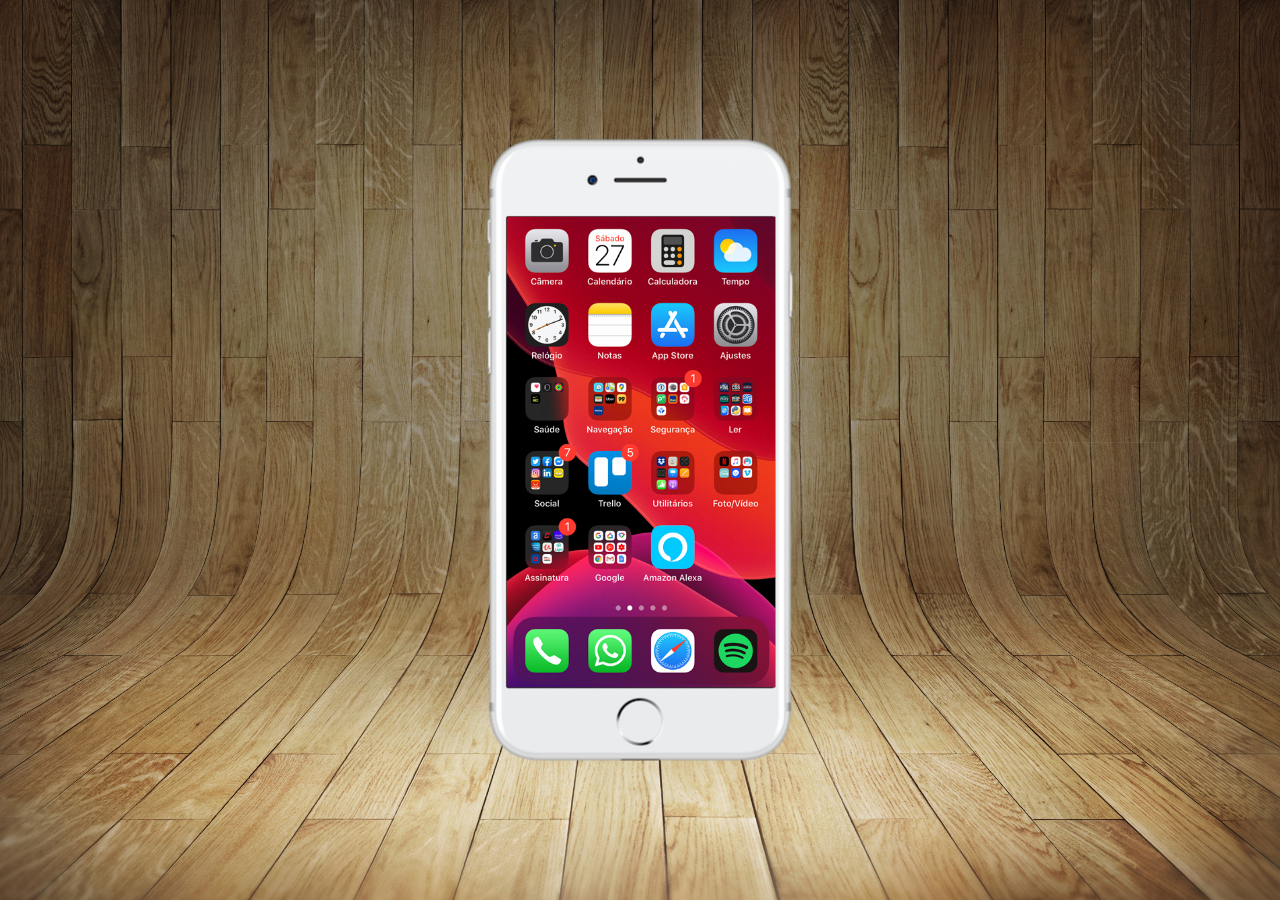
<file: index.html>
<!DOCTYPE html>
<html lang="pt-br">
<head>
    <meta charset="UTF-8">
    <meta http-equiv="X-UA-Compatible" content="IE=edge">
    <meta name="viewport" content="width=device-width, initial-scale=1.0">
    <title>Projeto redes sociais</title>
    <link rel="shortcut icon" href="imagens/favicon.ico" type="image/x-icon">
    <link rel="stylesheet" href="style.css">
</head>
<body>
    <main>
           <section id="telefone">
             <iframe src="home.html" name="tela" id="tela"frameborder="0"></iframe>
           </section>    
    
             <section id="redes-sociais">


             </section>
    </main>
</body>
</html>
</file>
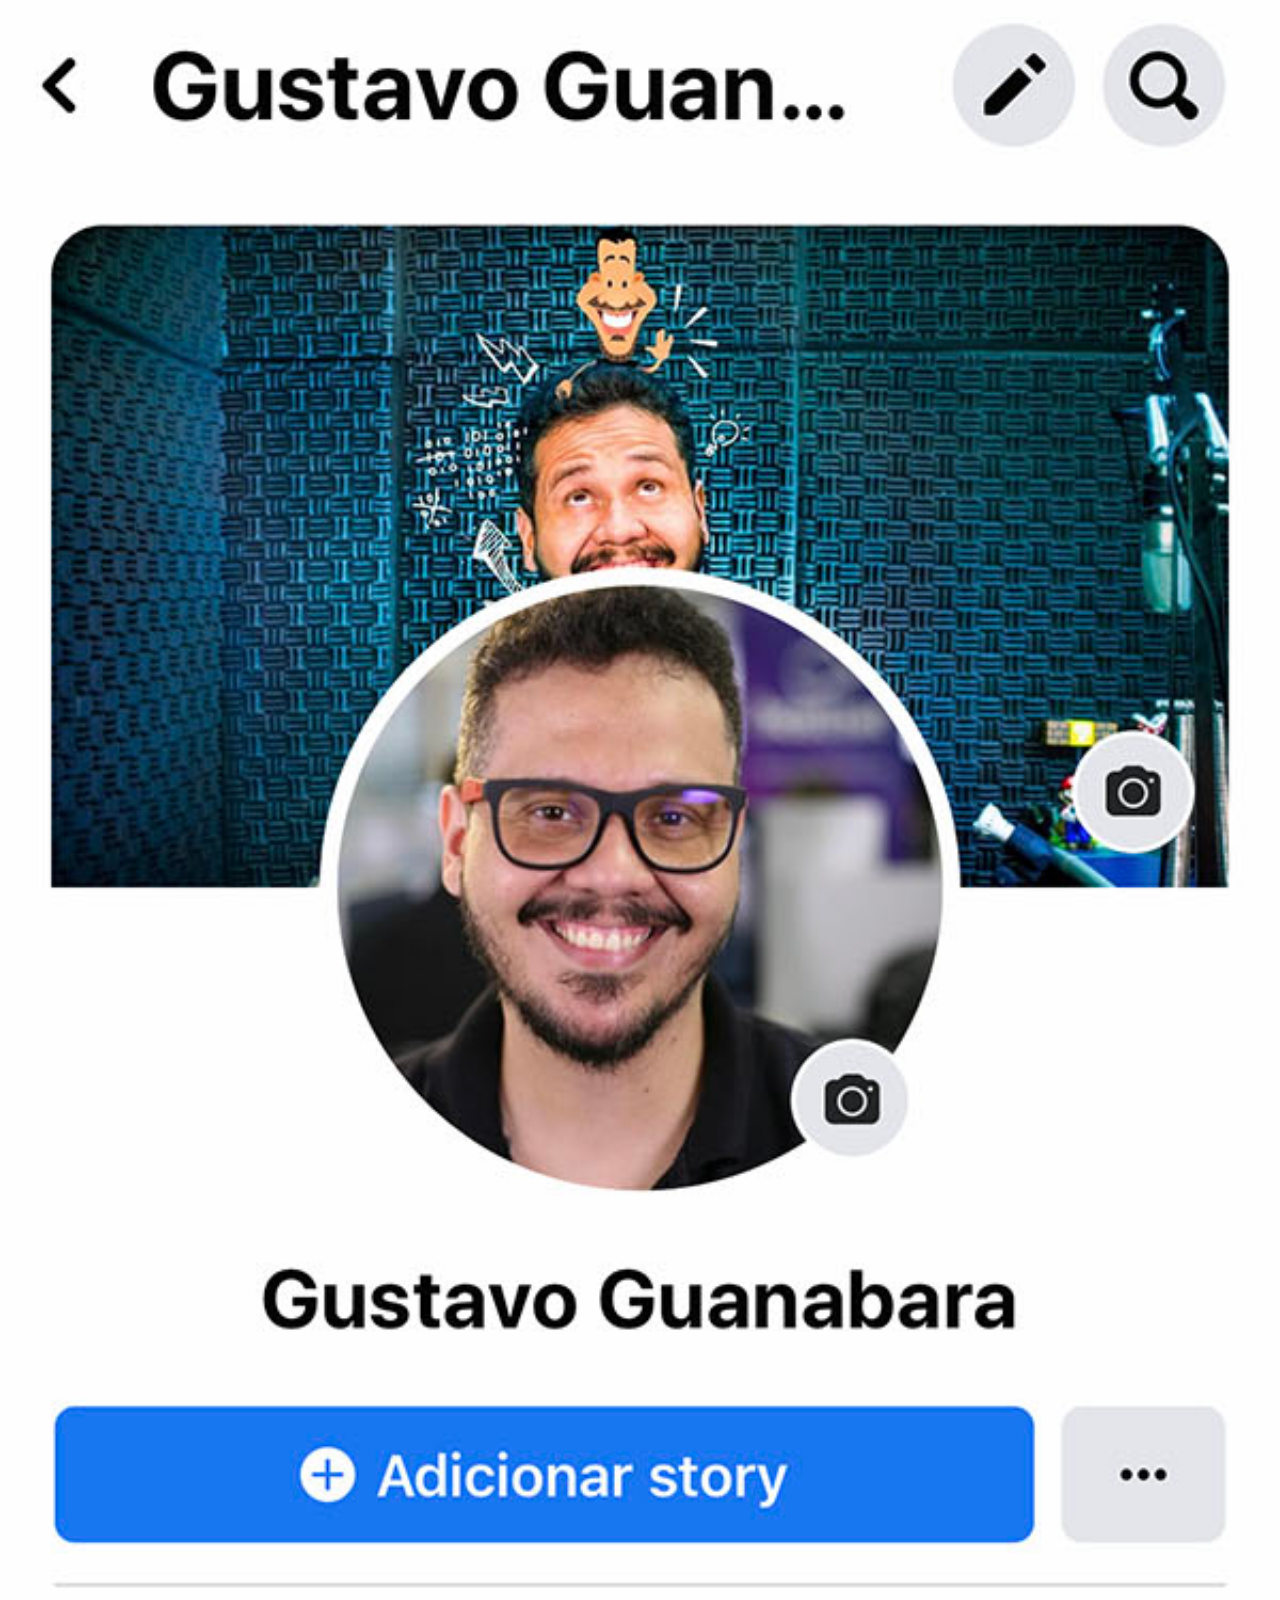
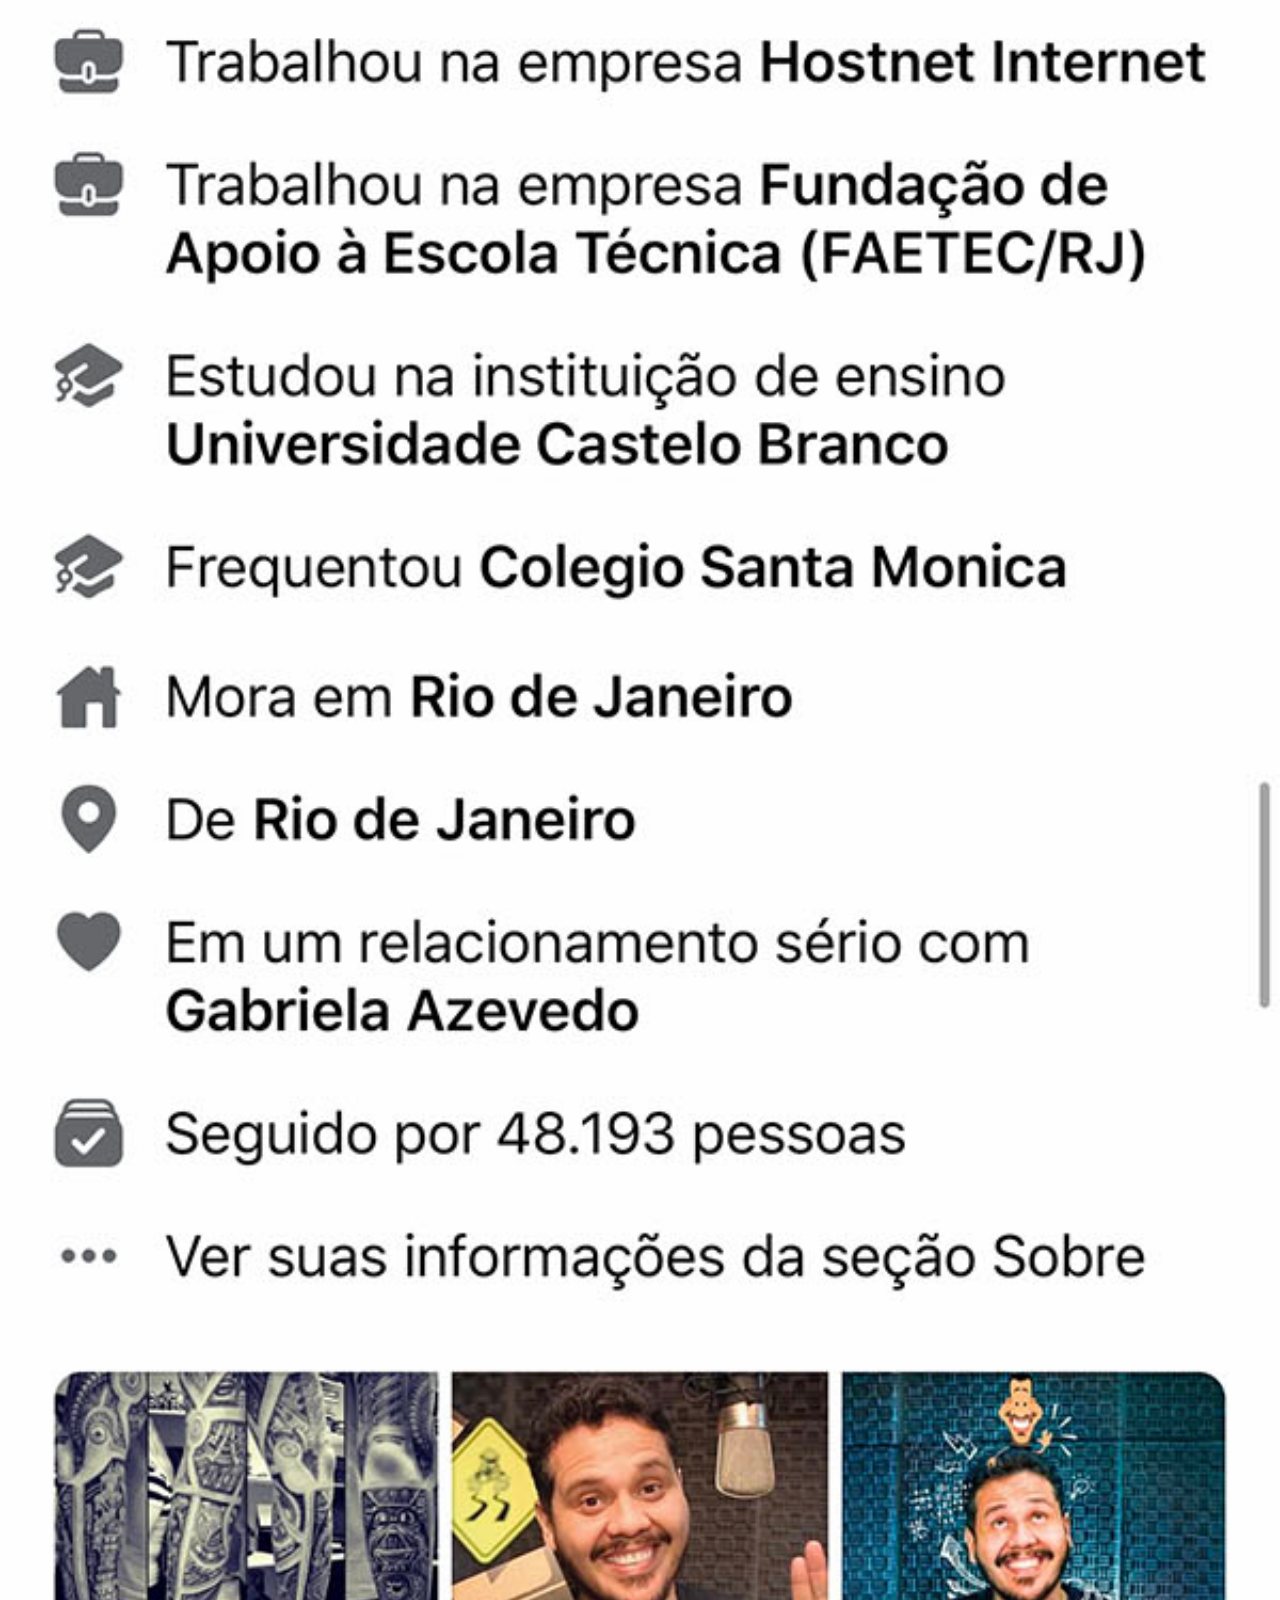
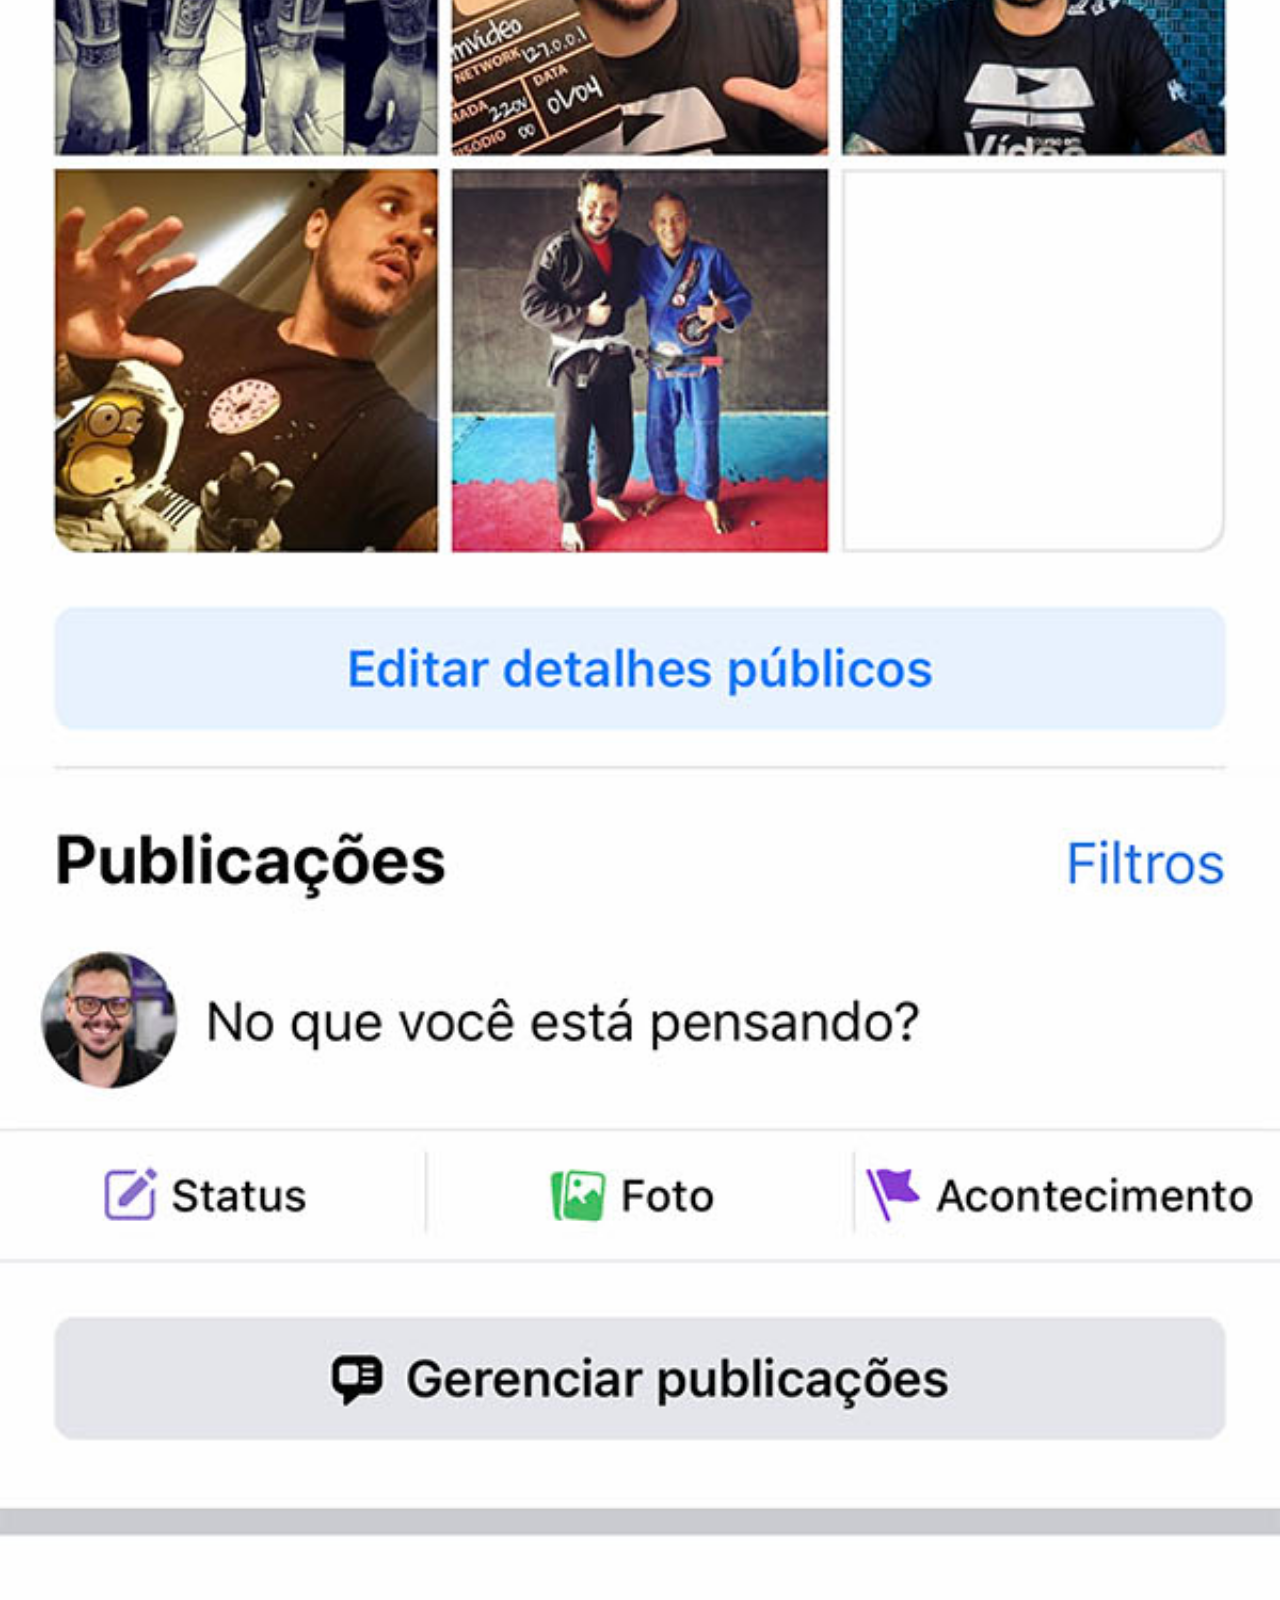
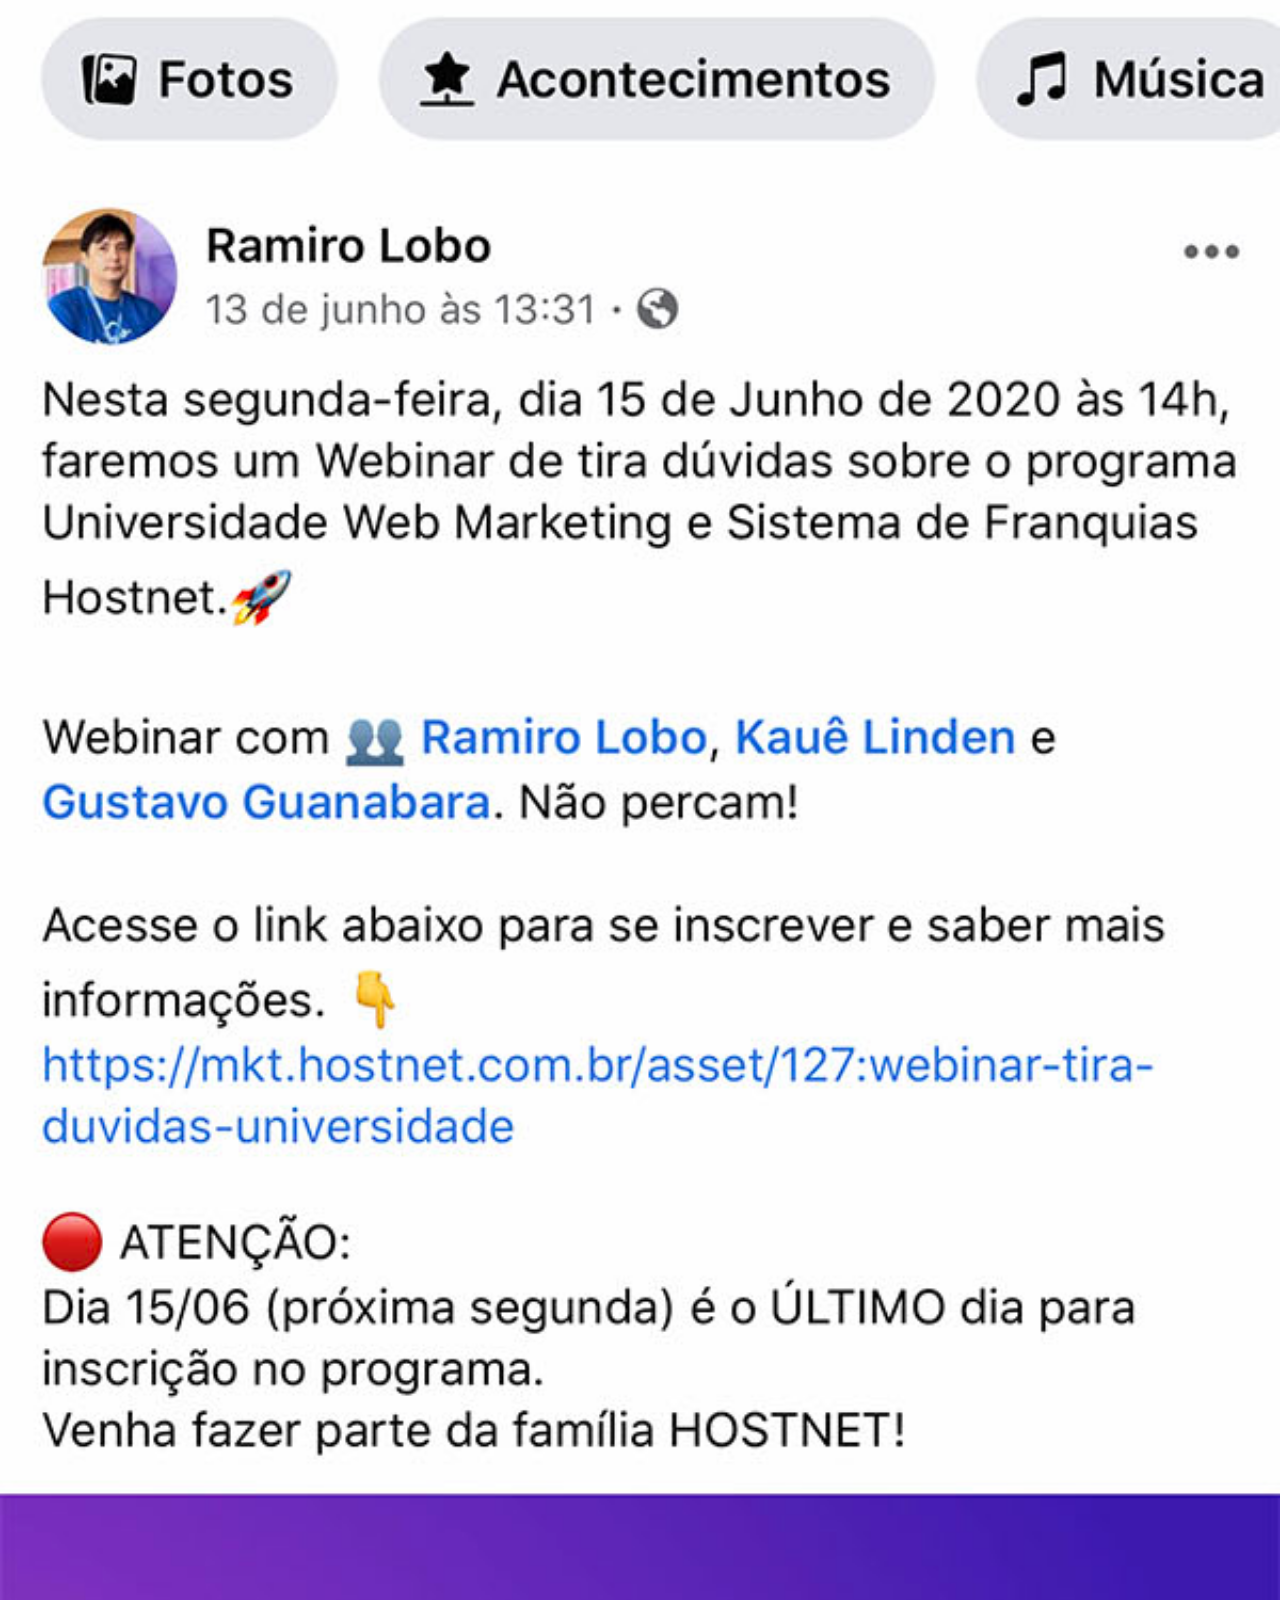
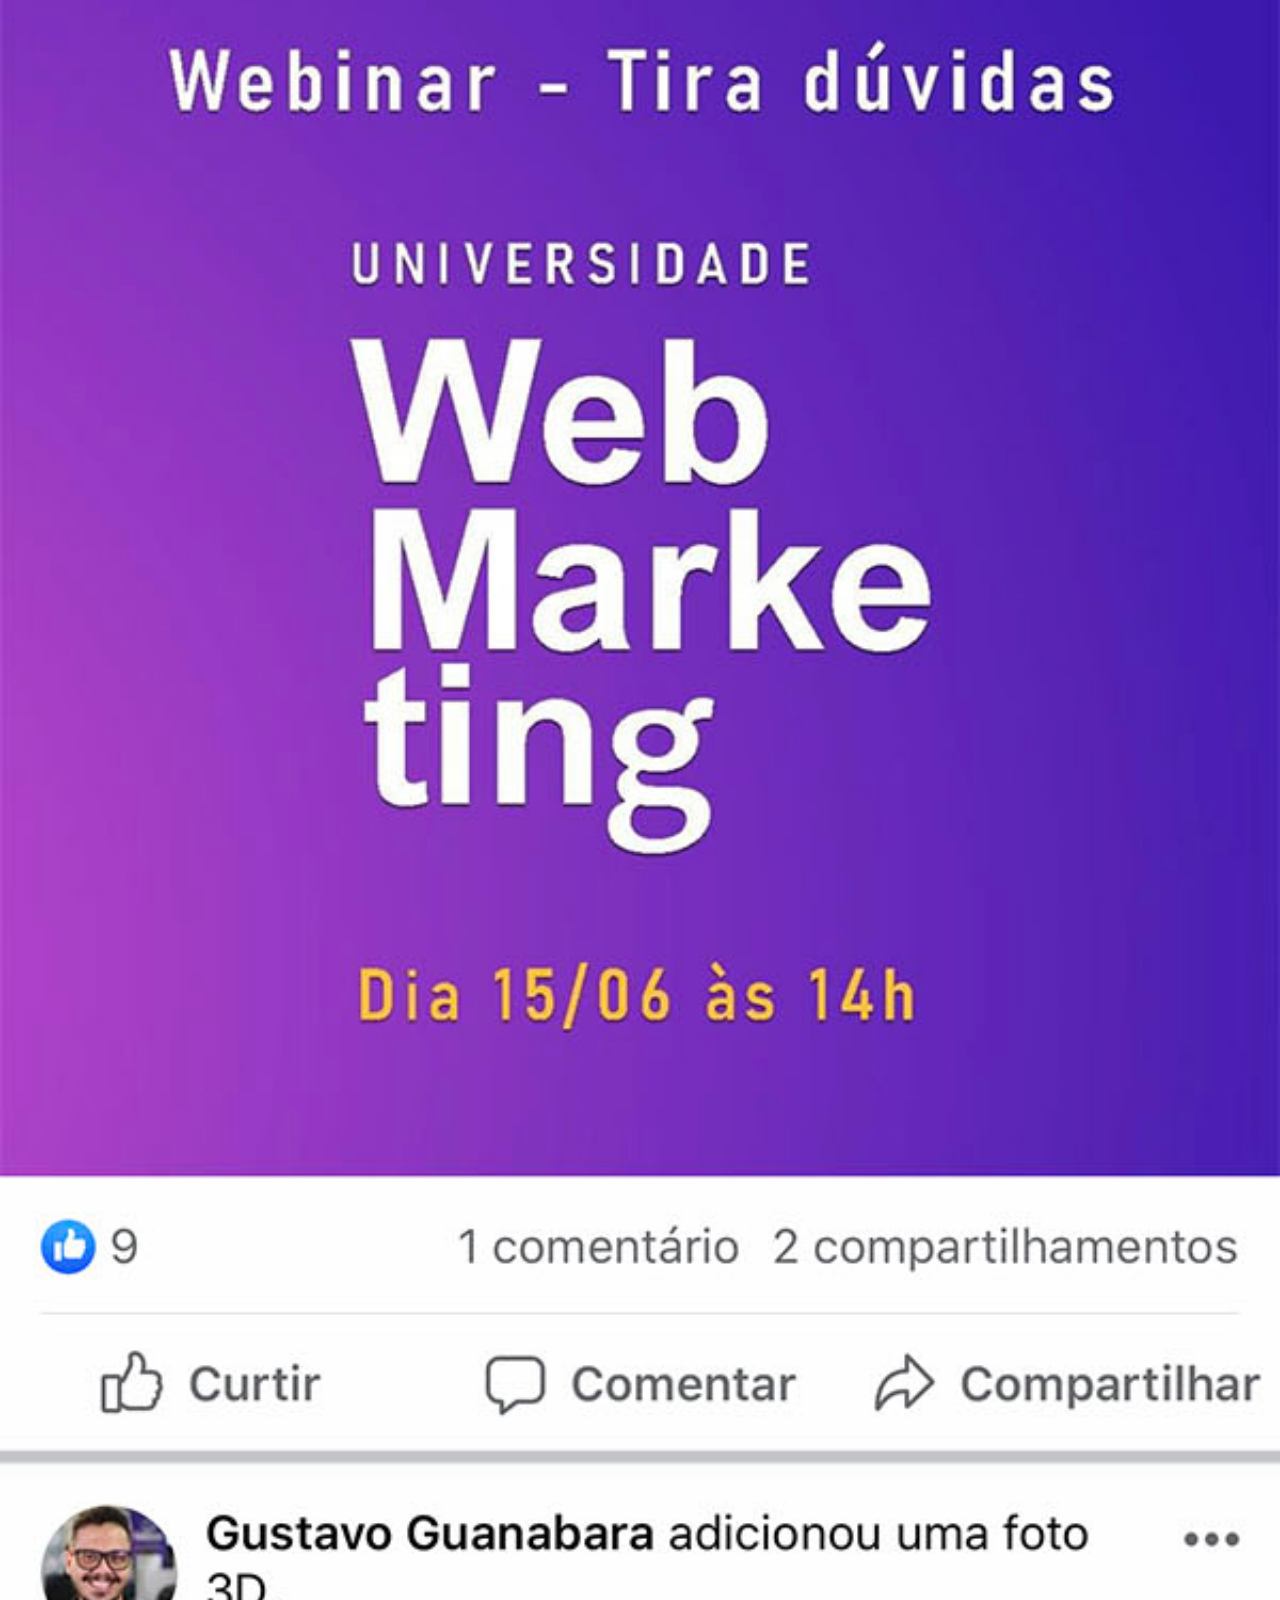
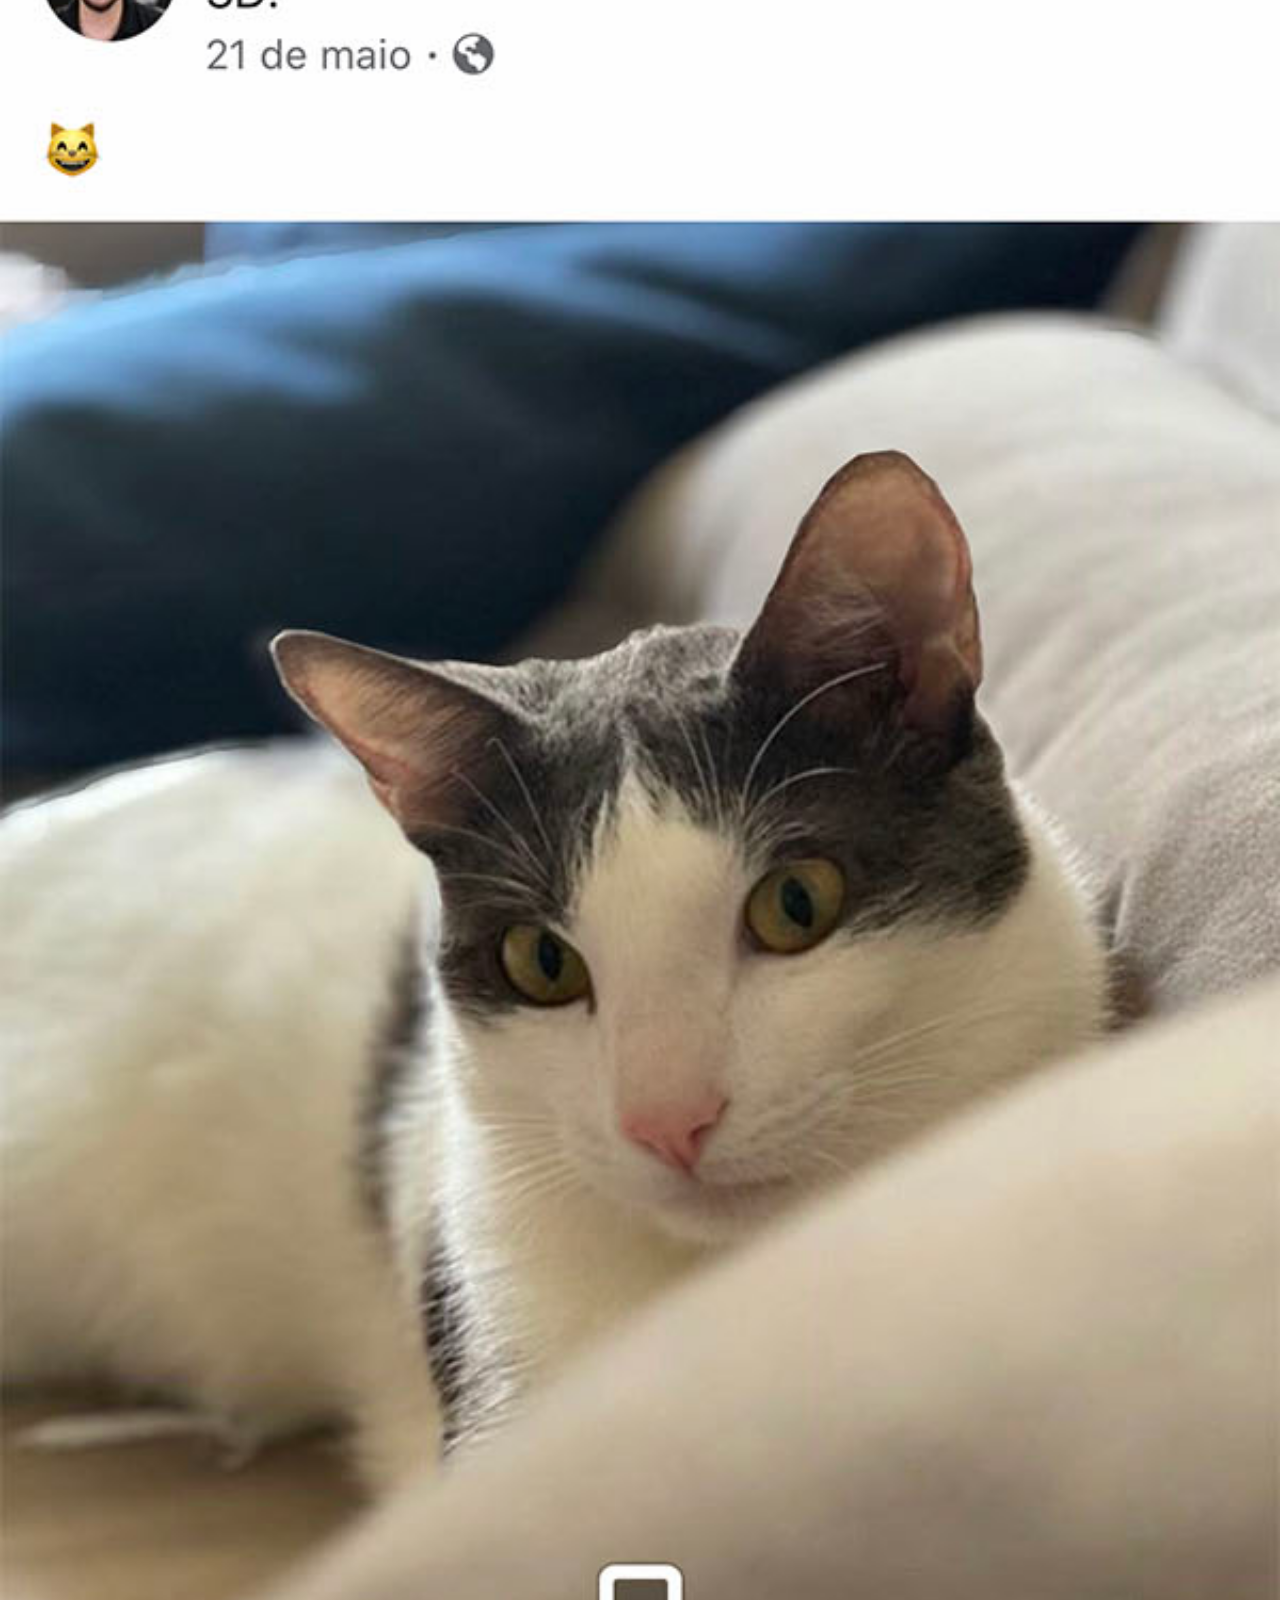
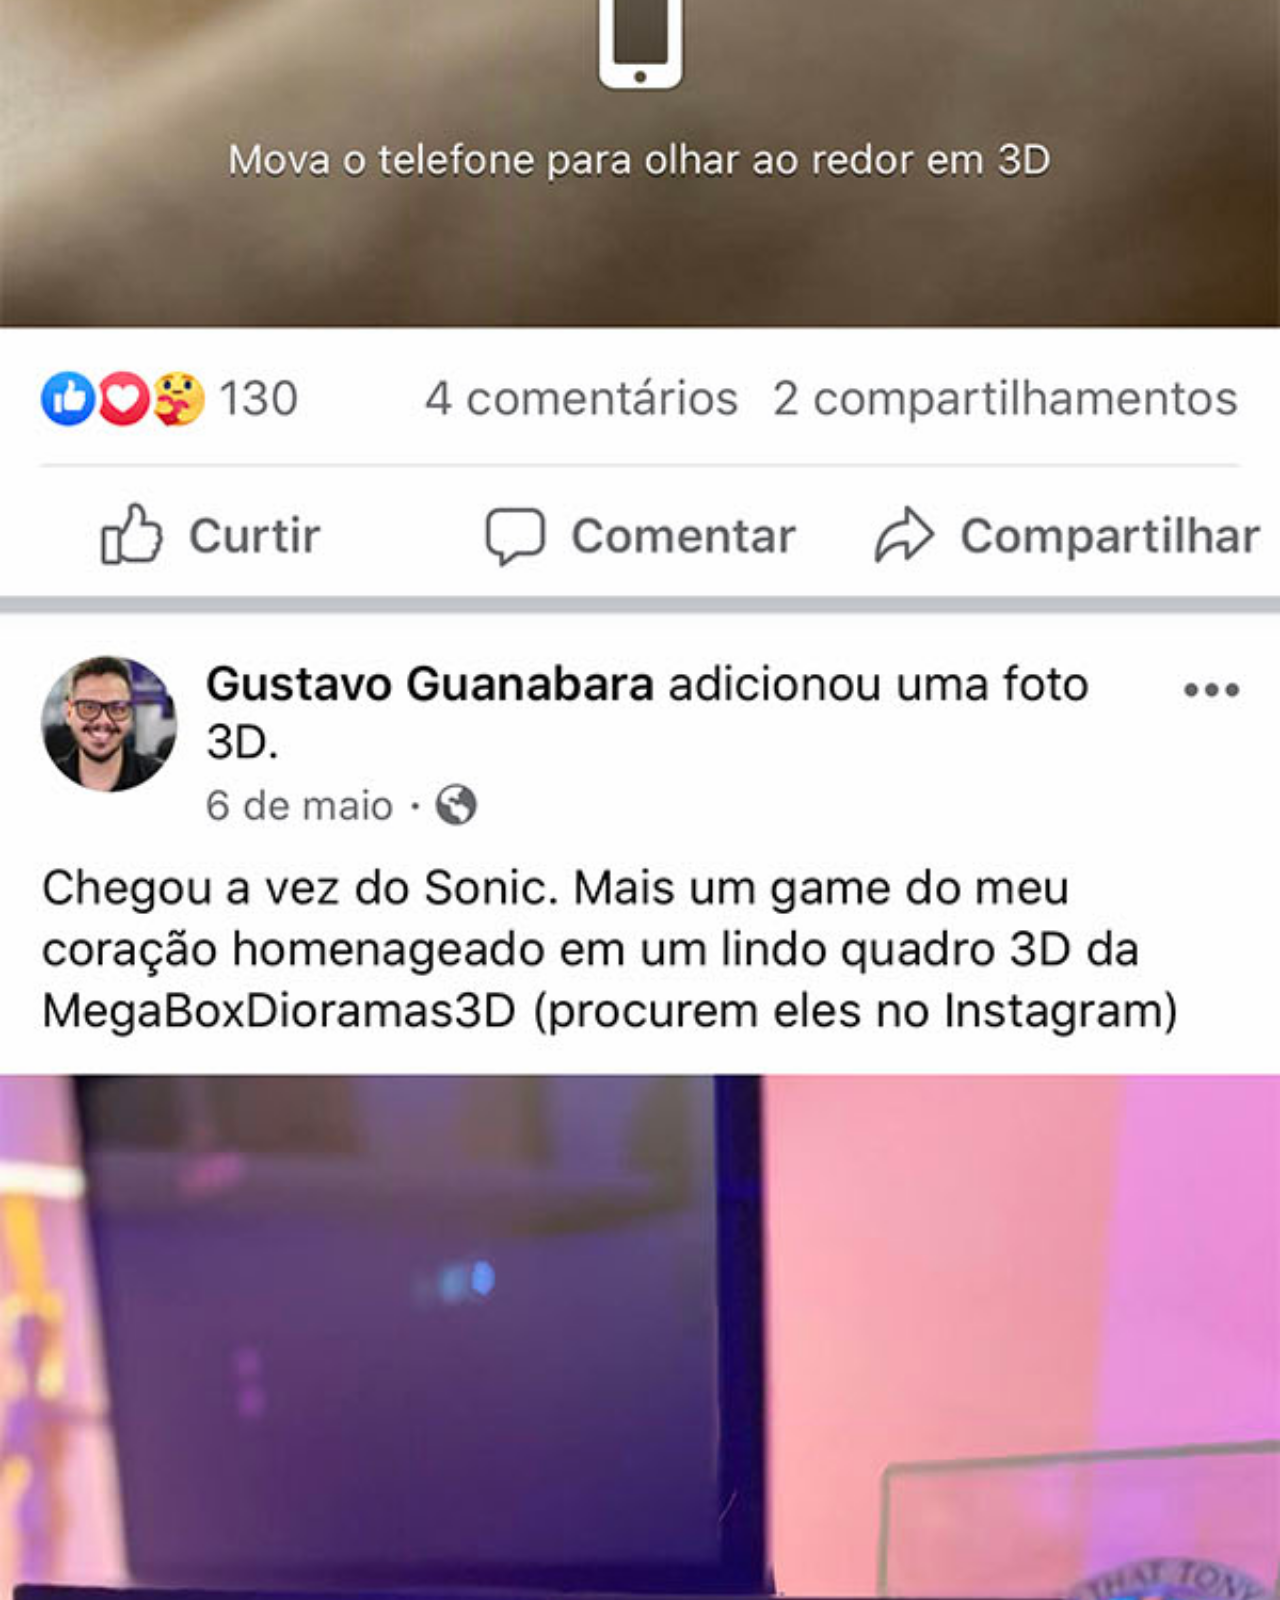
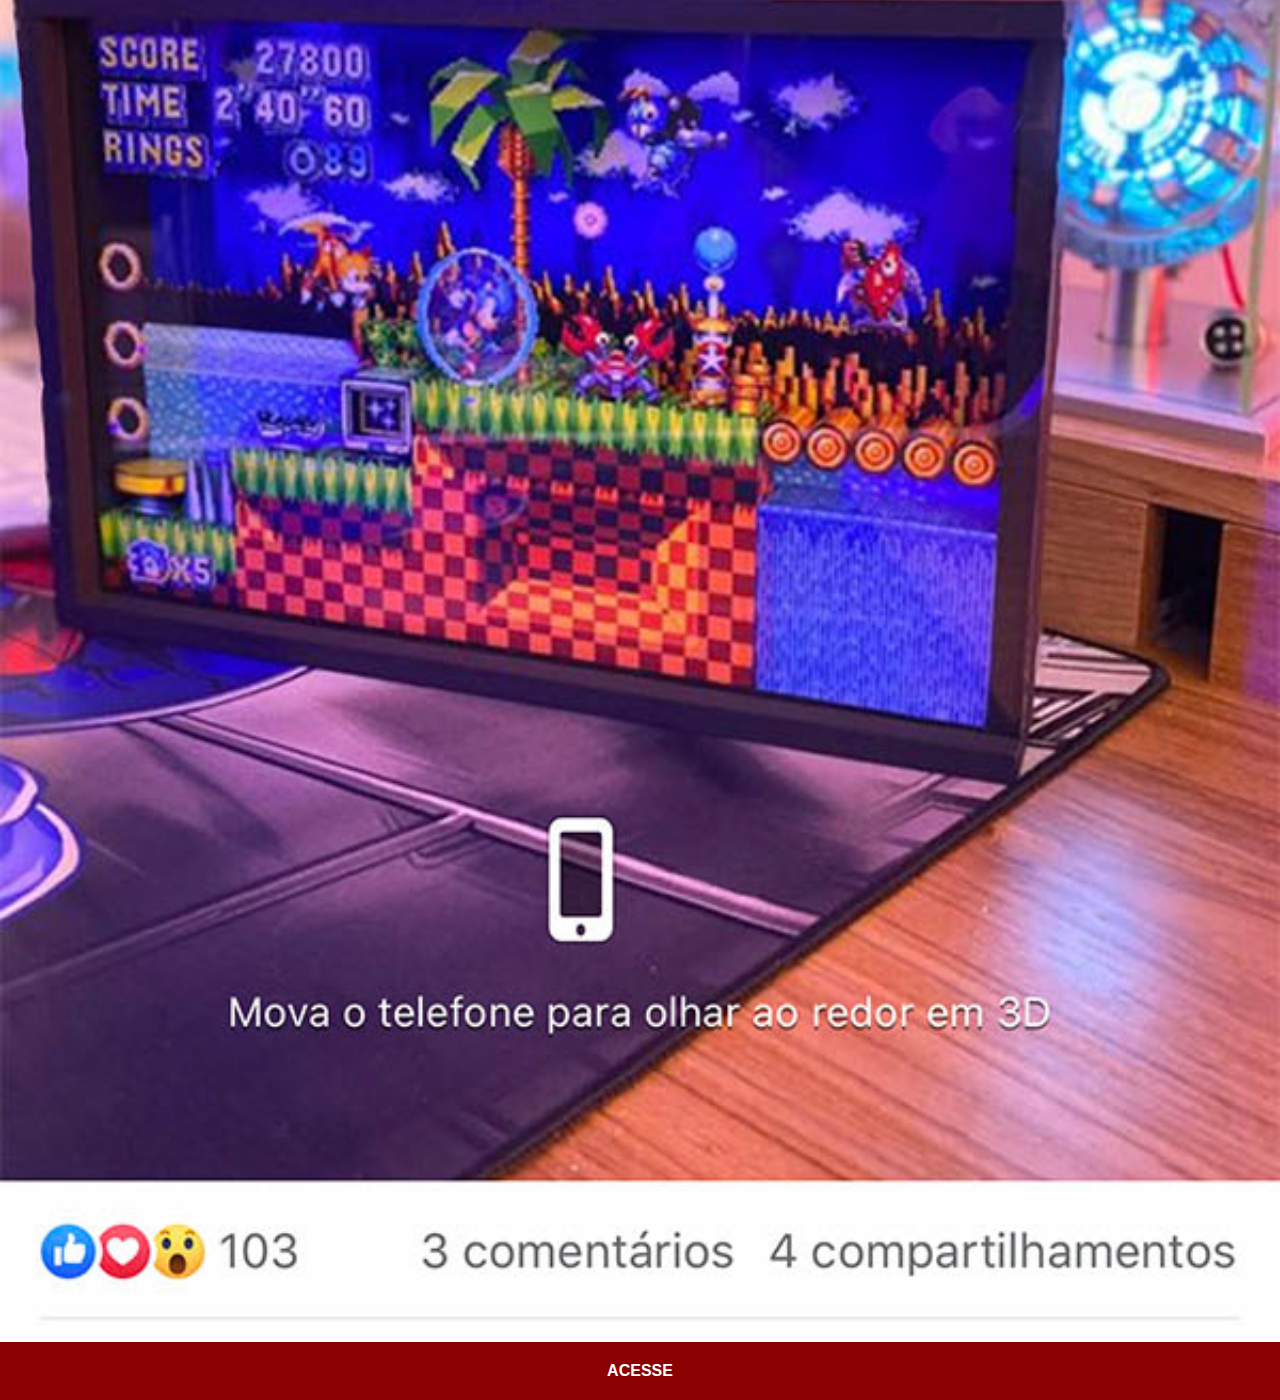
<file: facebook.html>
<!DOCTYPE html>
<html lang="pt-br">
<head>
    <meta charset="UTF-8">
    <meta http-equiv="X-UA-Compatible" content="IE=edge">
    <meta name="viewport" content="width=device-width, initial-scale=1.0">
    <title>Github</title>
    <link rel="stylesheet" href="social.css">
</head>
<body>
    <img src="imagens/tela-facebook.jpg" alt="">
    <a href="#" target="_blank">ACESSE</a>
</body>
</html>
</file>
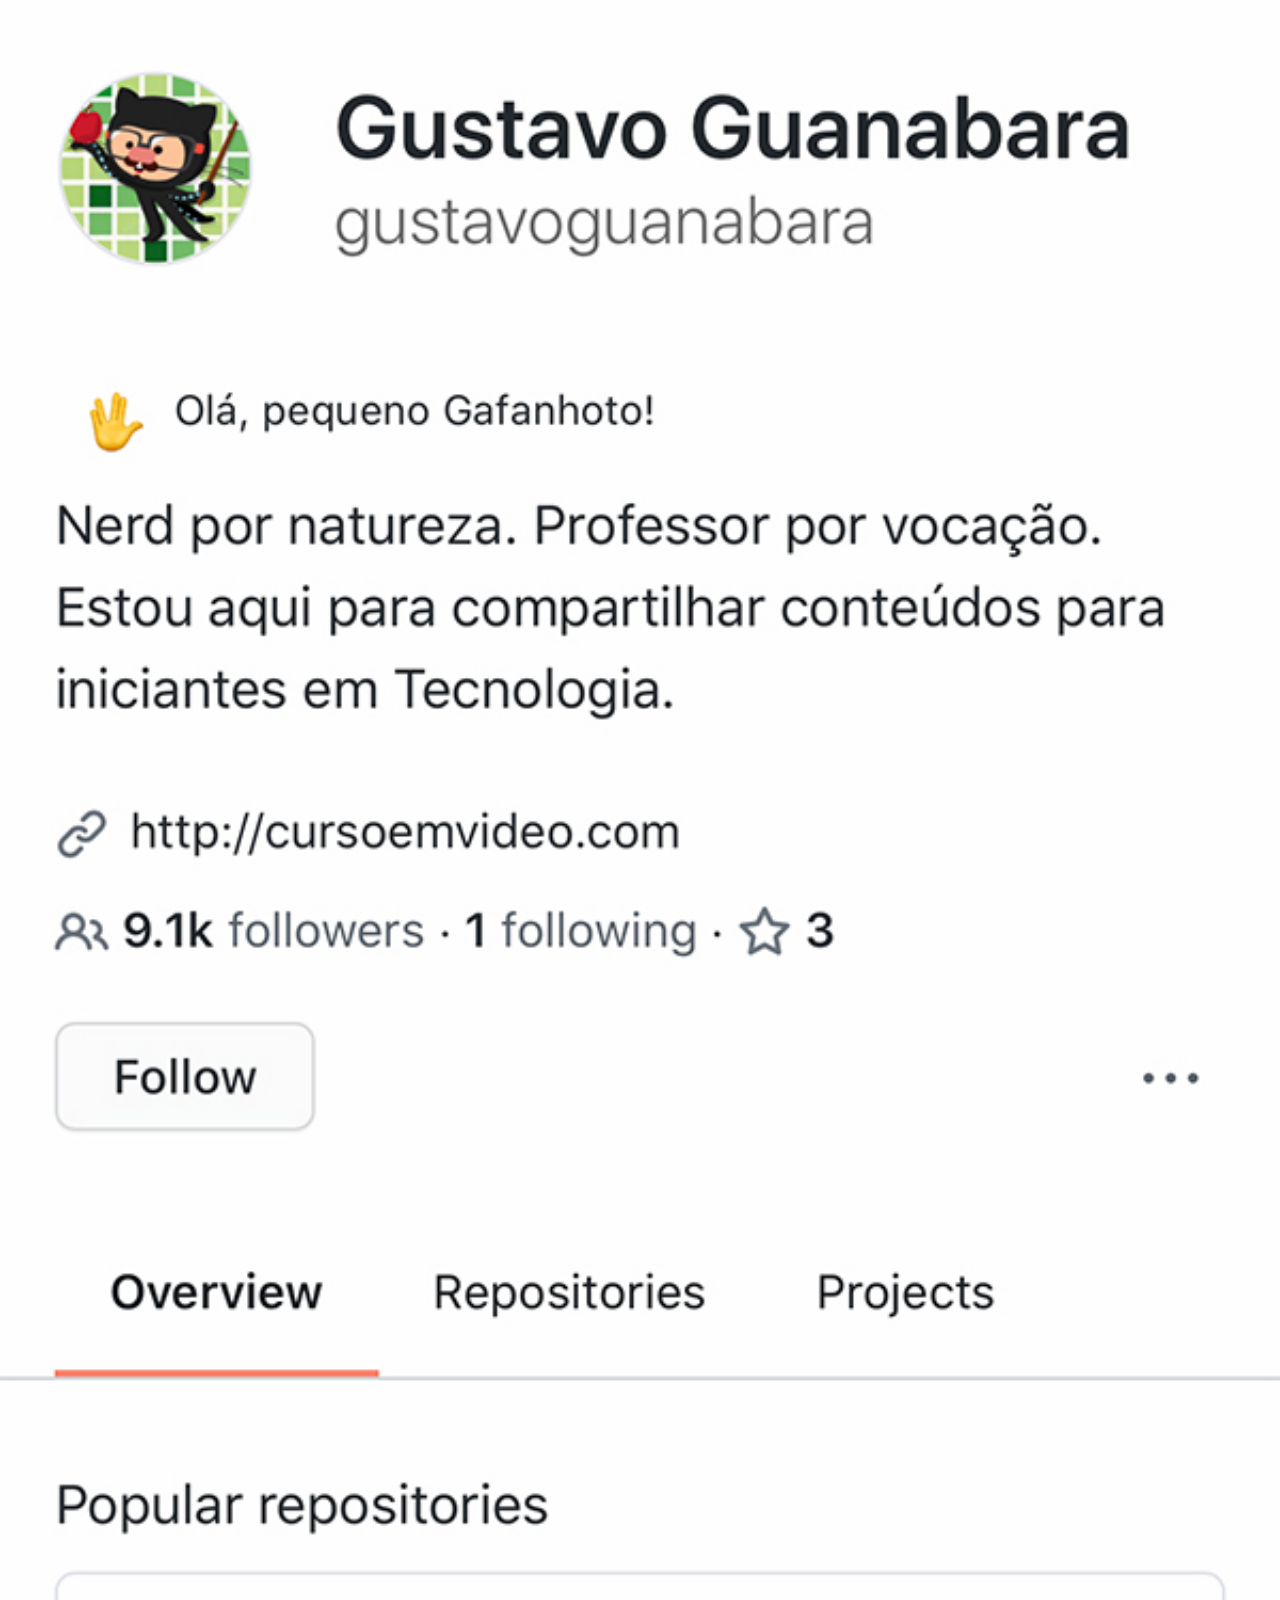
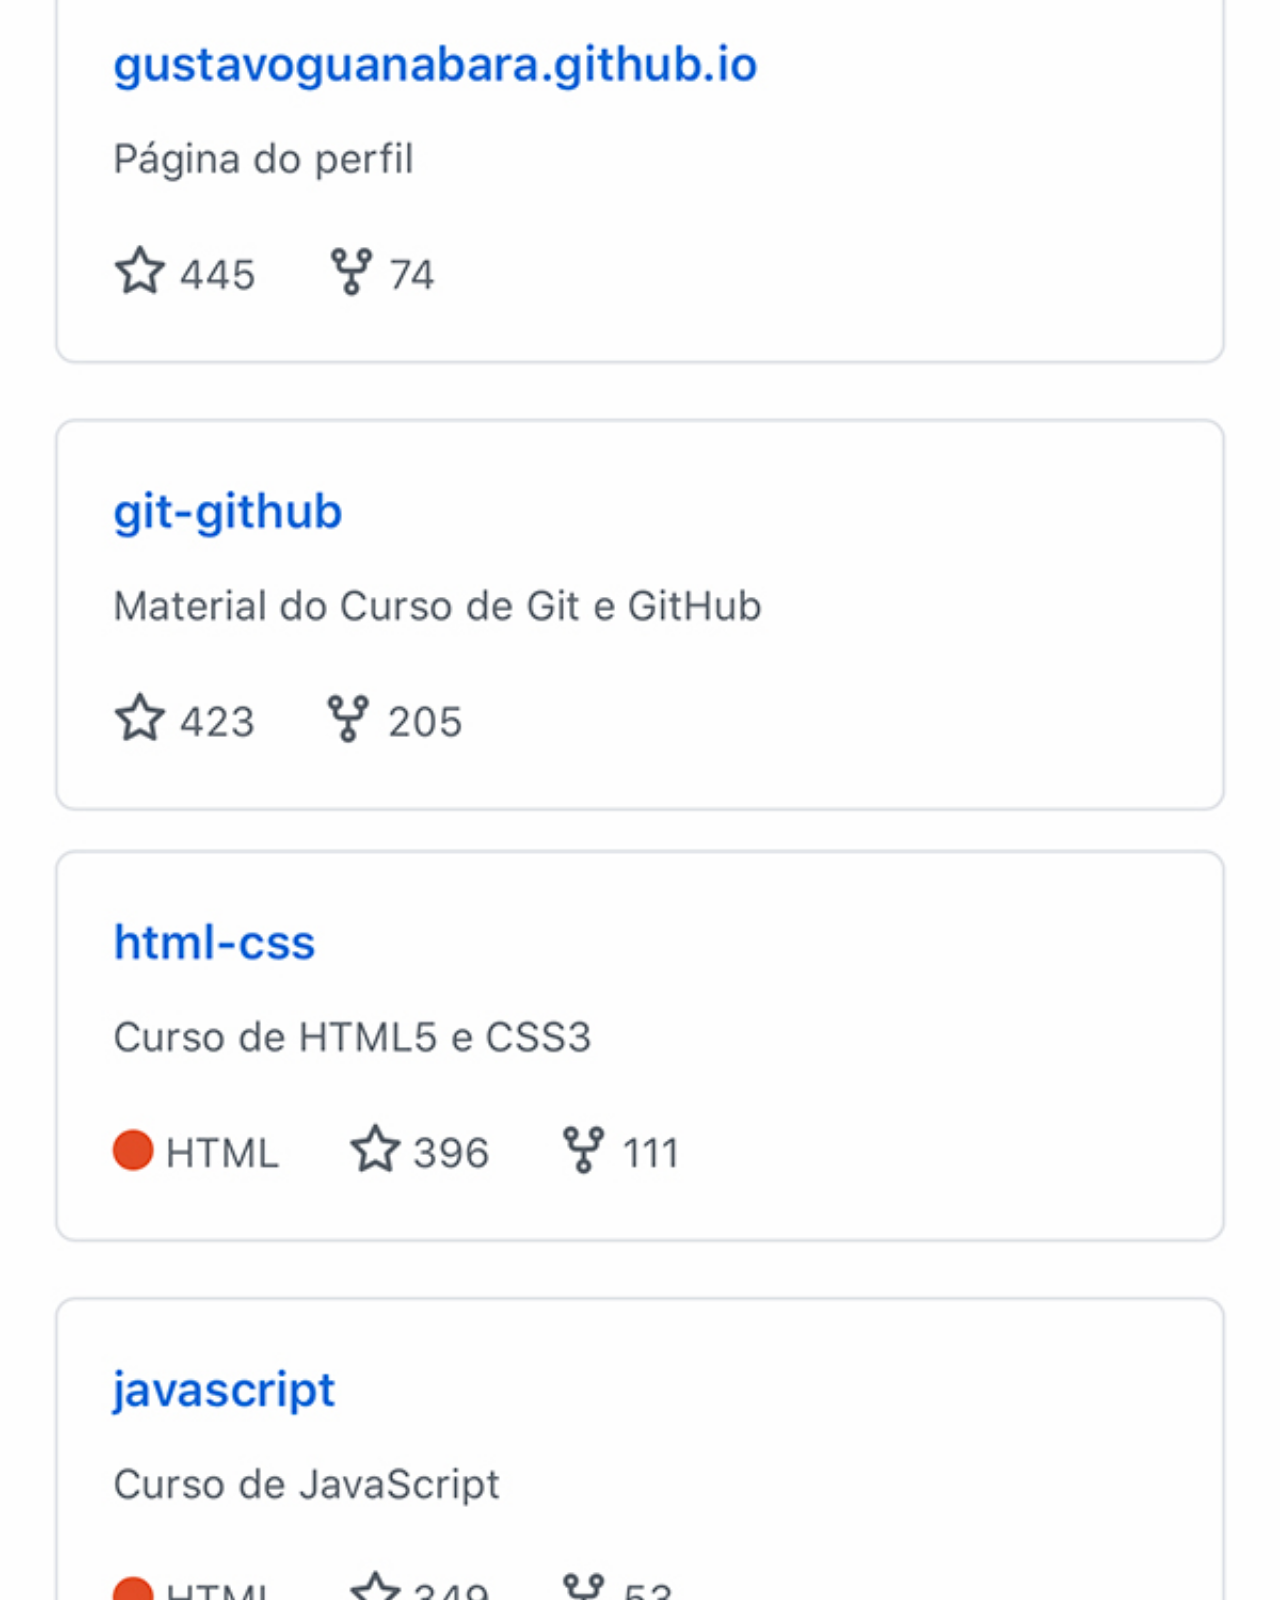
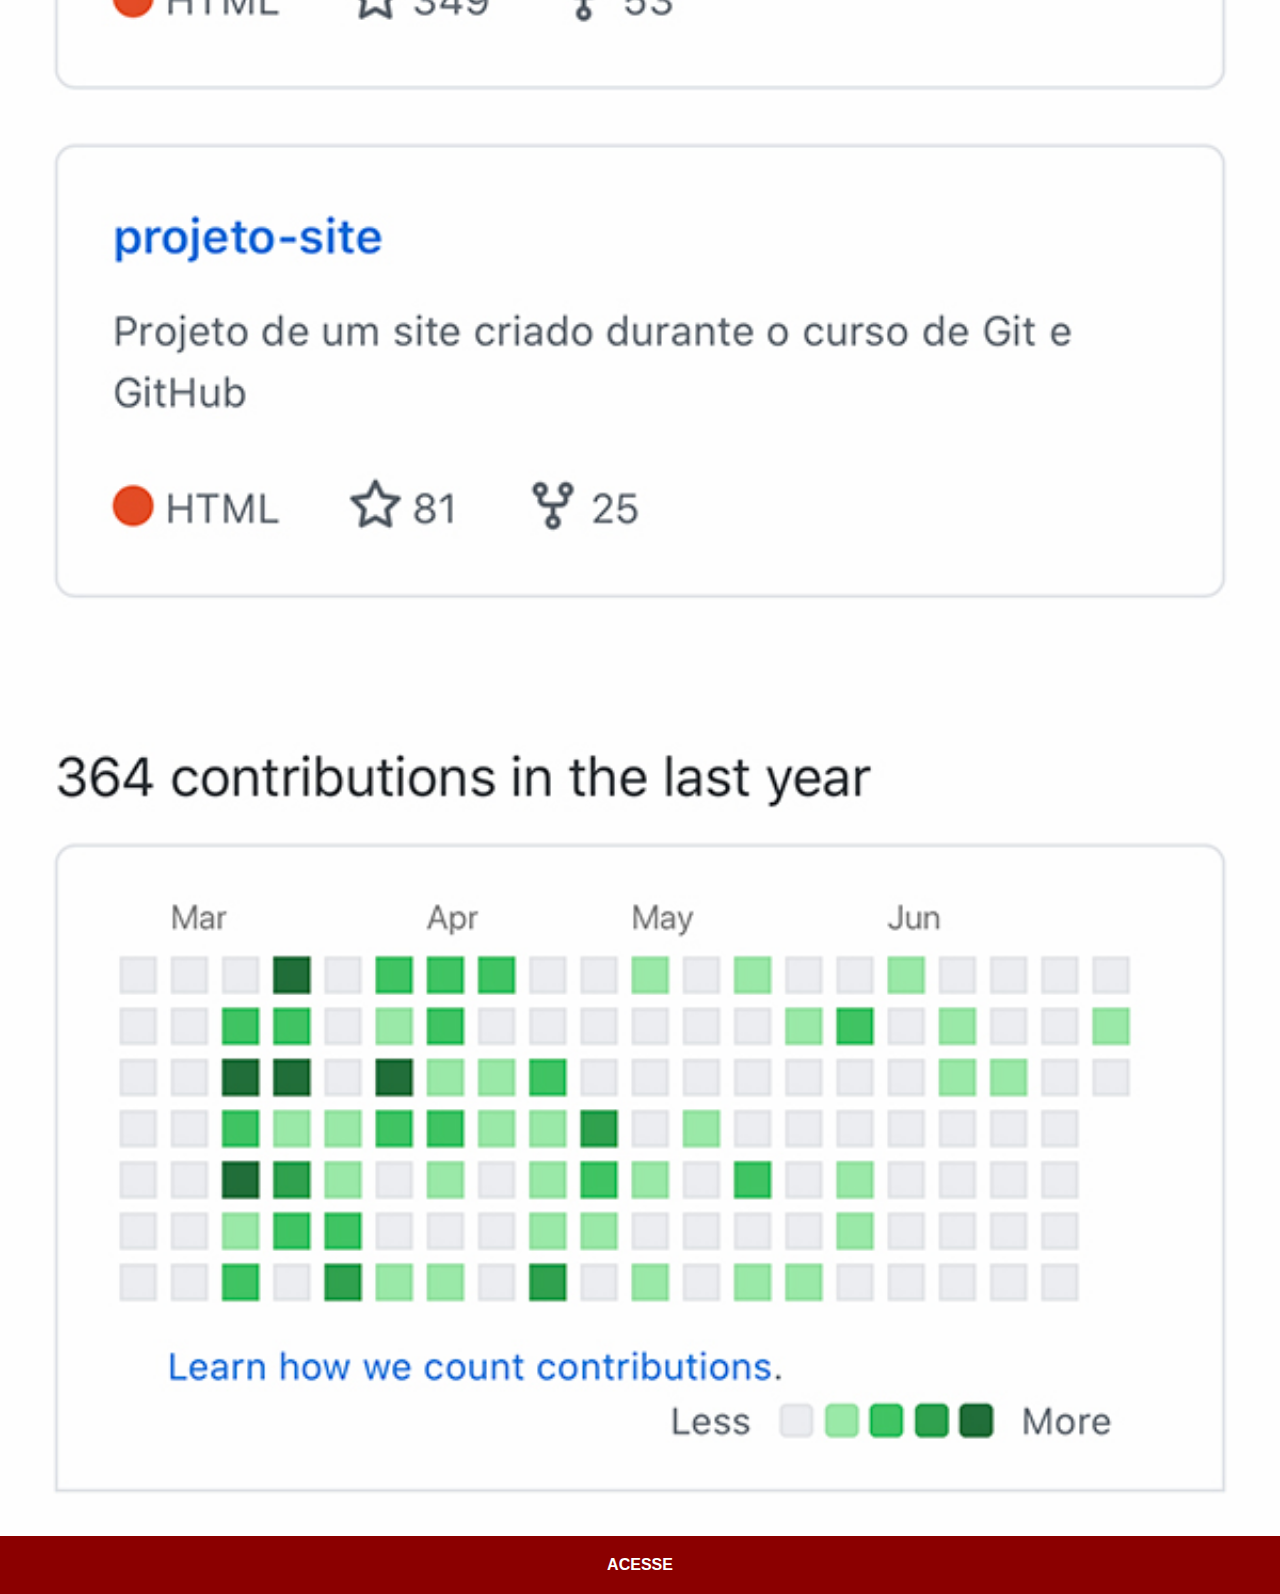
<file: github.html>
<!DOCTYPE html>
<html lang="pt-br">
<head>
    <meta charset="UTF-8">
    <meta http-equiv="X-UA-Compatible" content="IE=edge">
    <meta name="viewport" content="width=device-width, initial-scale=1.0">
    <title>Github</title>
    <link rel="stylesheet" href="social.css">
</head>
<body>
    <img src="imagens/tela-github.jpg" alt="">
    <a href="https://github.com/" target="_blank">ACESSE</a>
</body>
</html>
</file>
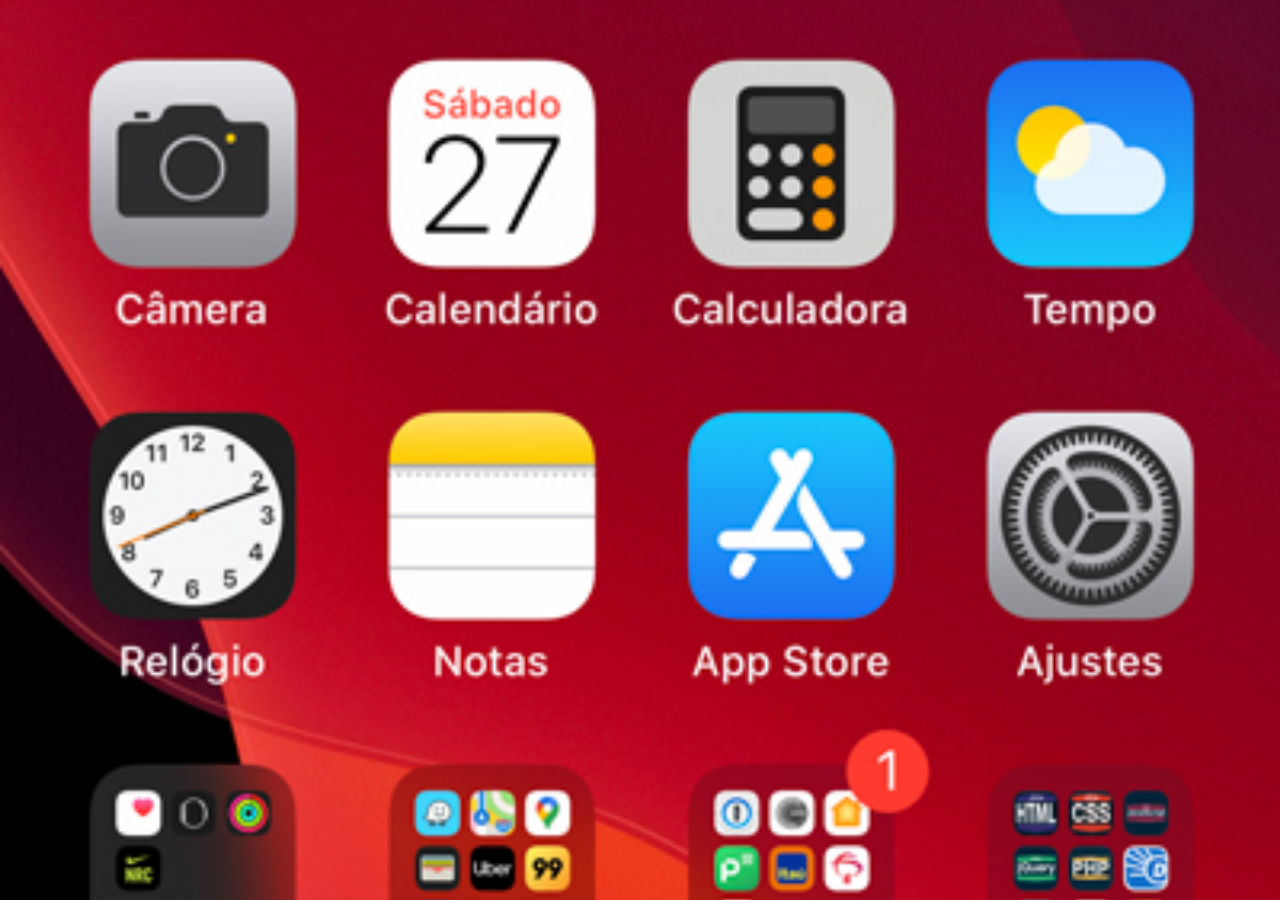
<file: home.html>
<!DOCTYPE html>
<html lang="pt-br">
<head>
    <meta charset="UTF-8">
    <meta http-equiv="X-UA-Compatible" content="IE=edge">
    <meta name="viewport" content="width=device-width, initial-scale=1.0">
    <title>Document</title>
    <style>
      
      * {
        margin: 0px;
        padding: 0px;
        }
        

         body {
            width: 100vw;
            height: 100vh;
            background: black url(imagens/tela-home.jpg) no-repeat top center;
            background-size: cover;
         }
    </style>
</head>
<body>
    
</body>
</html>
</file>
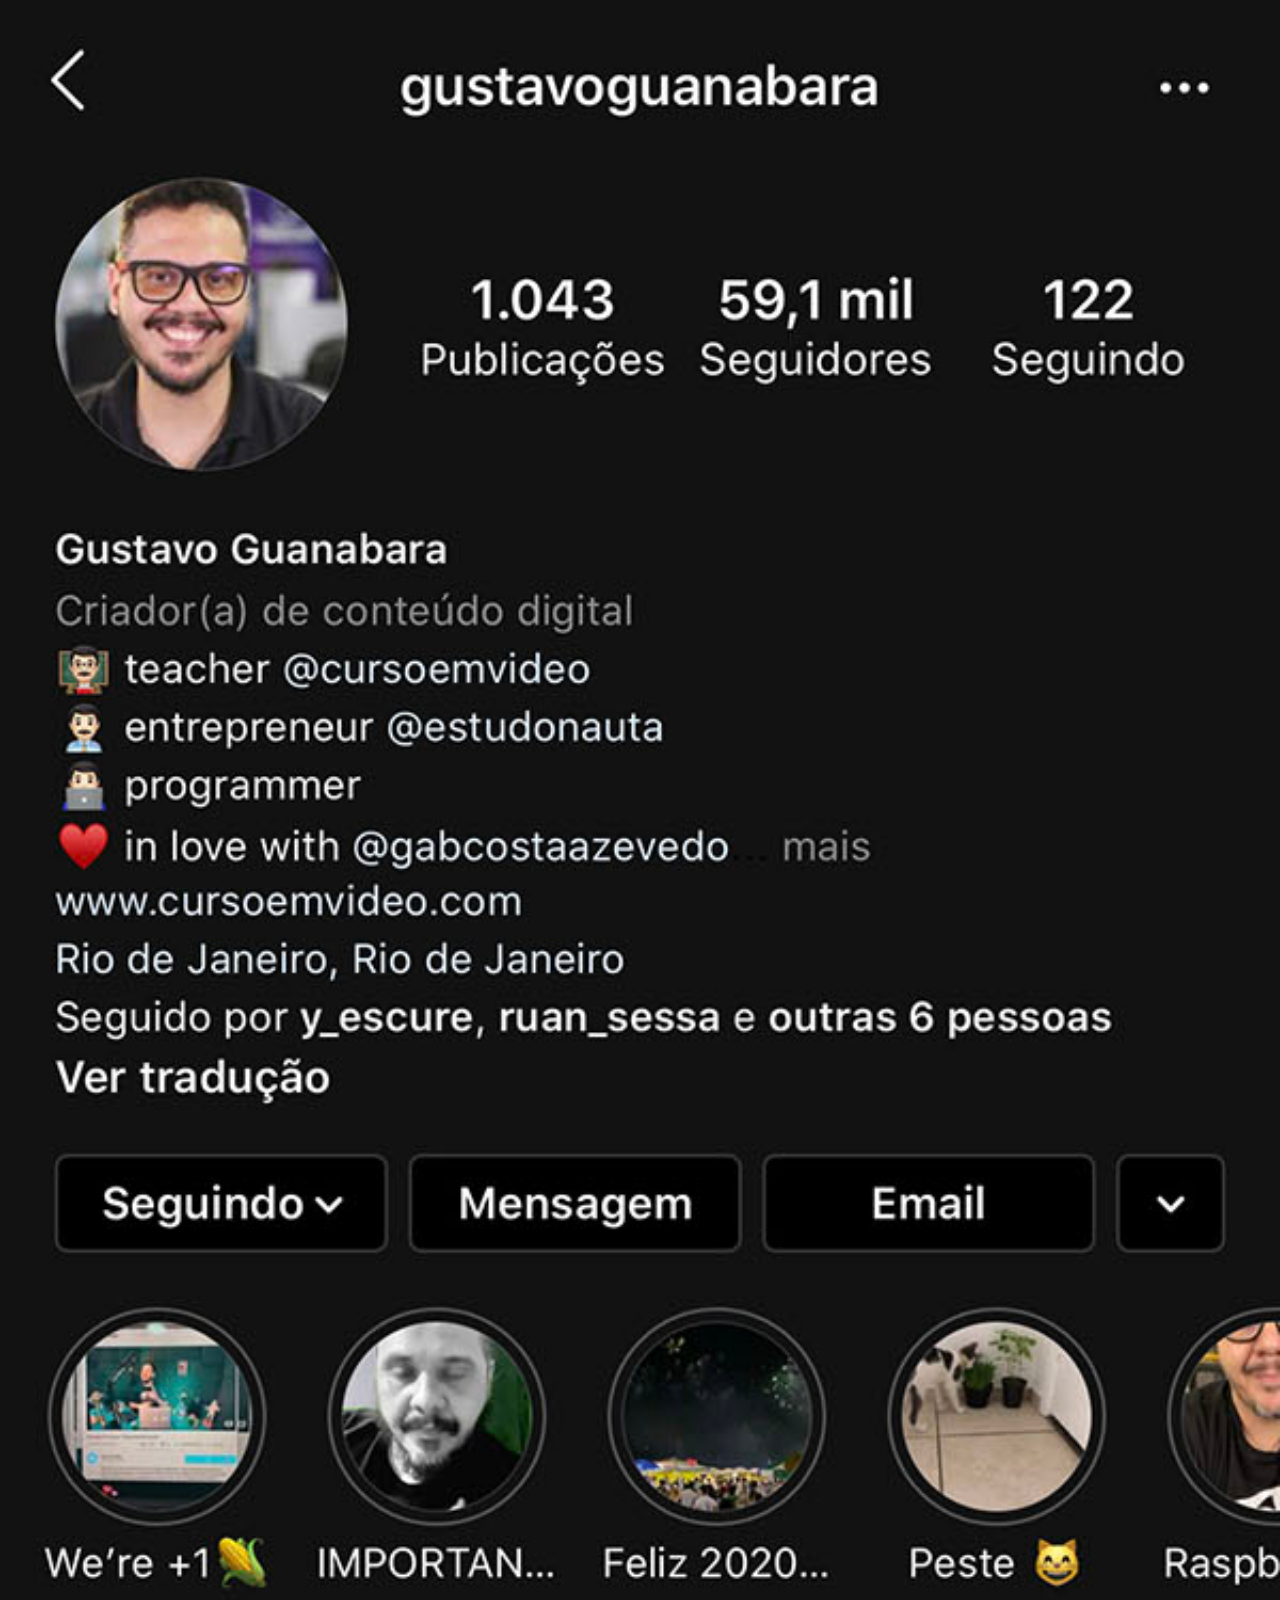
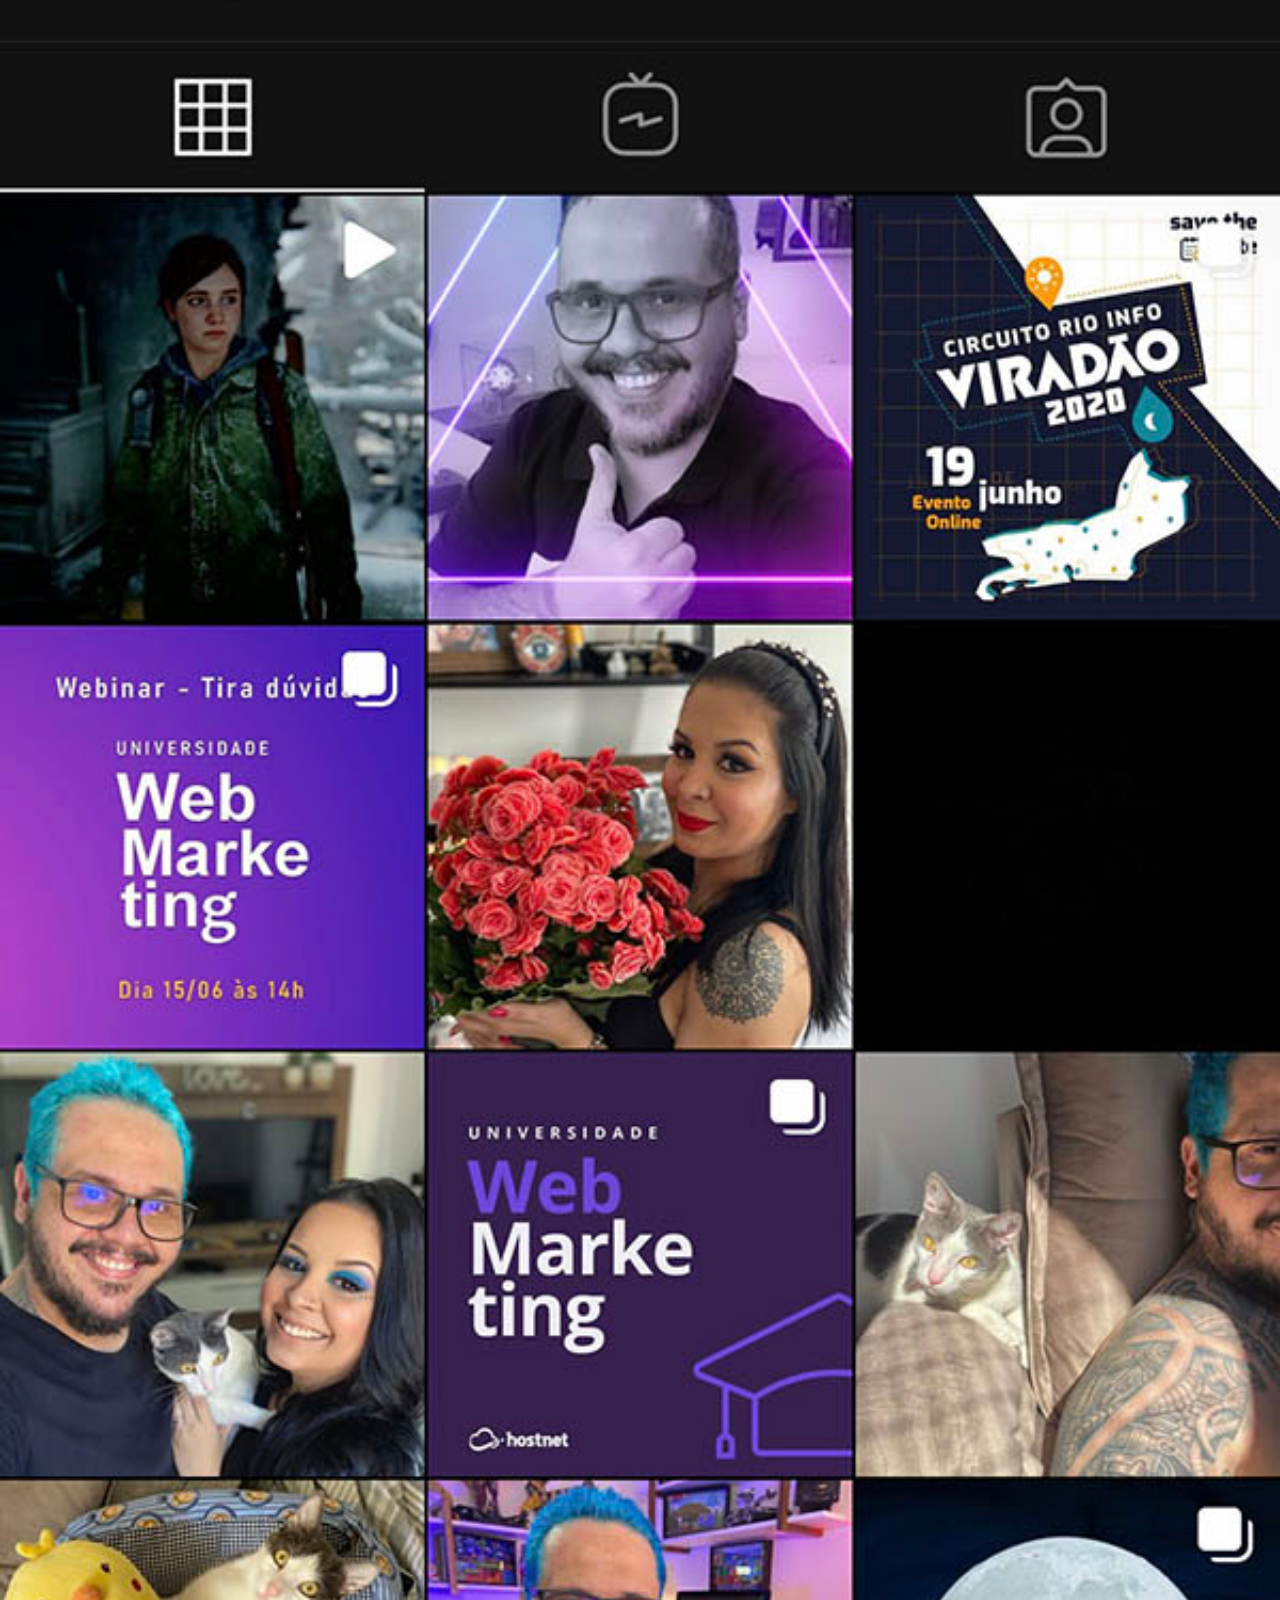
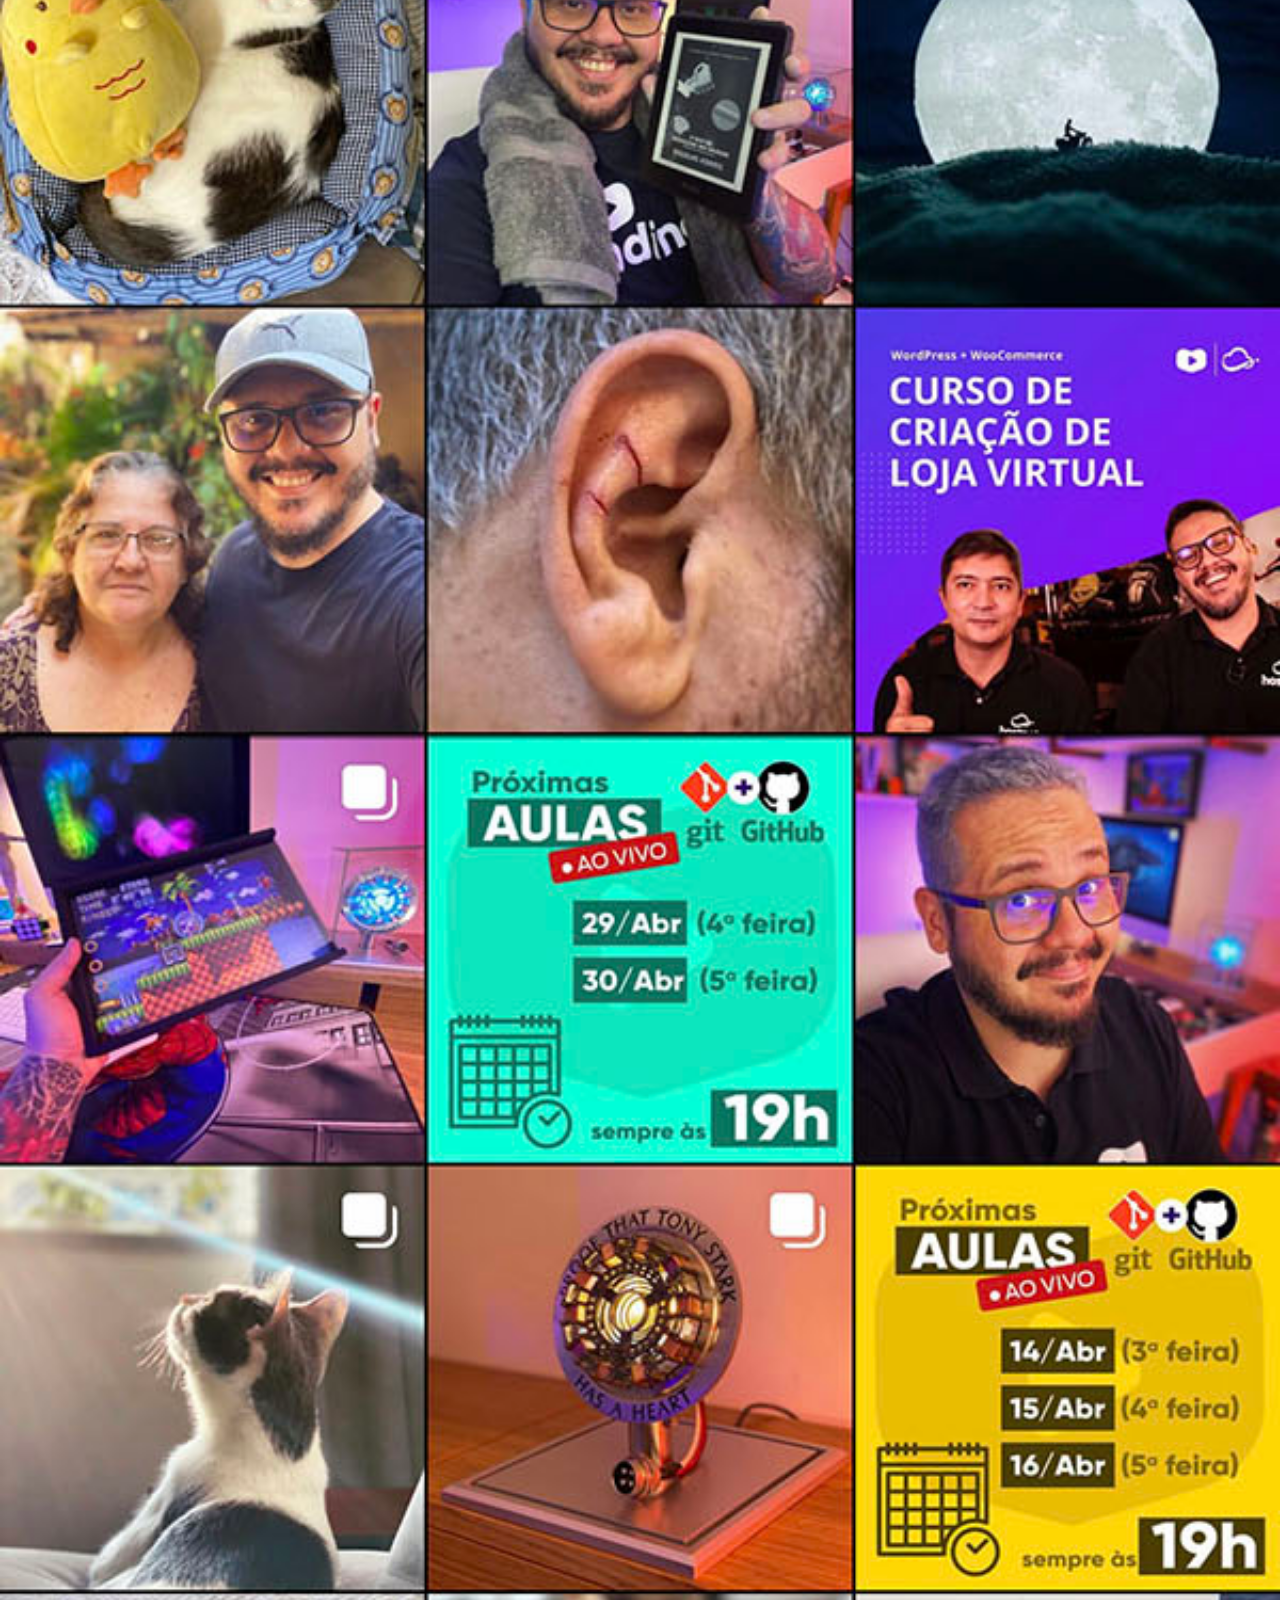
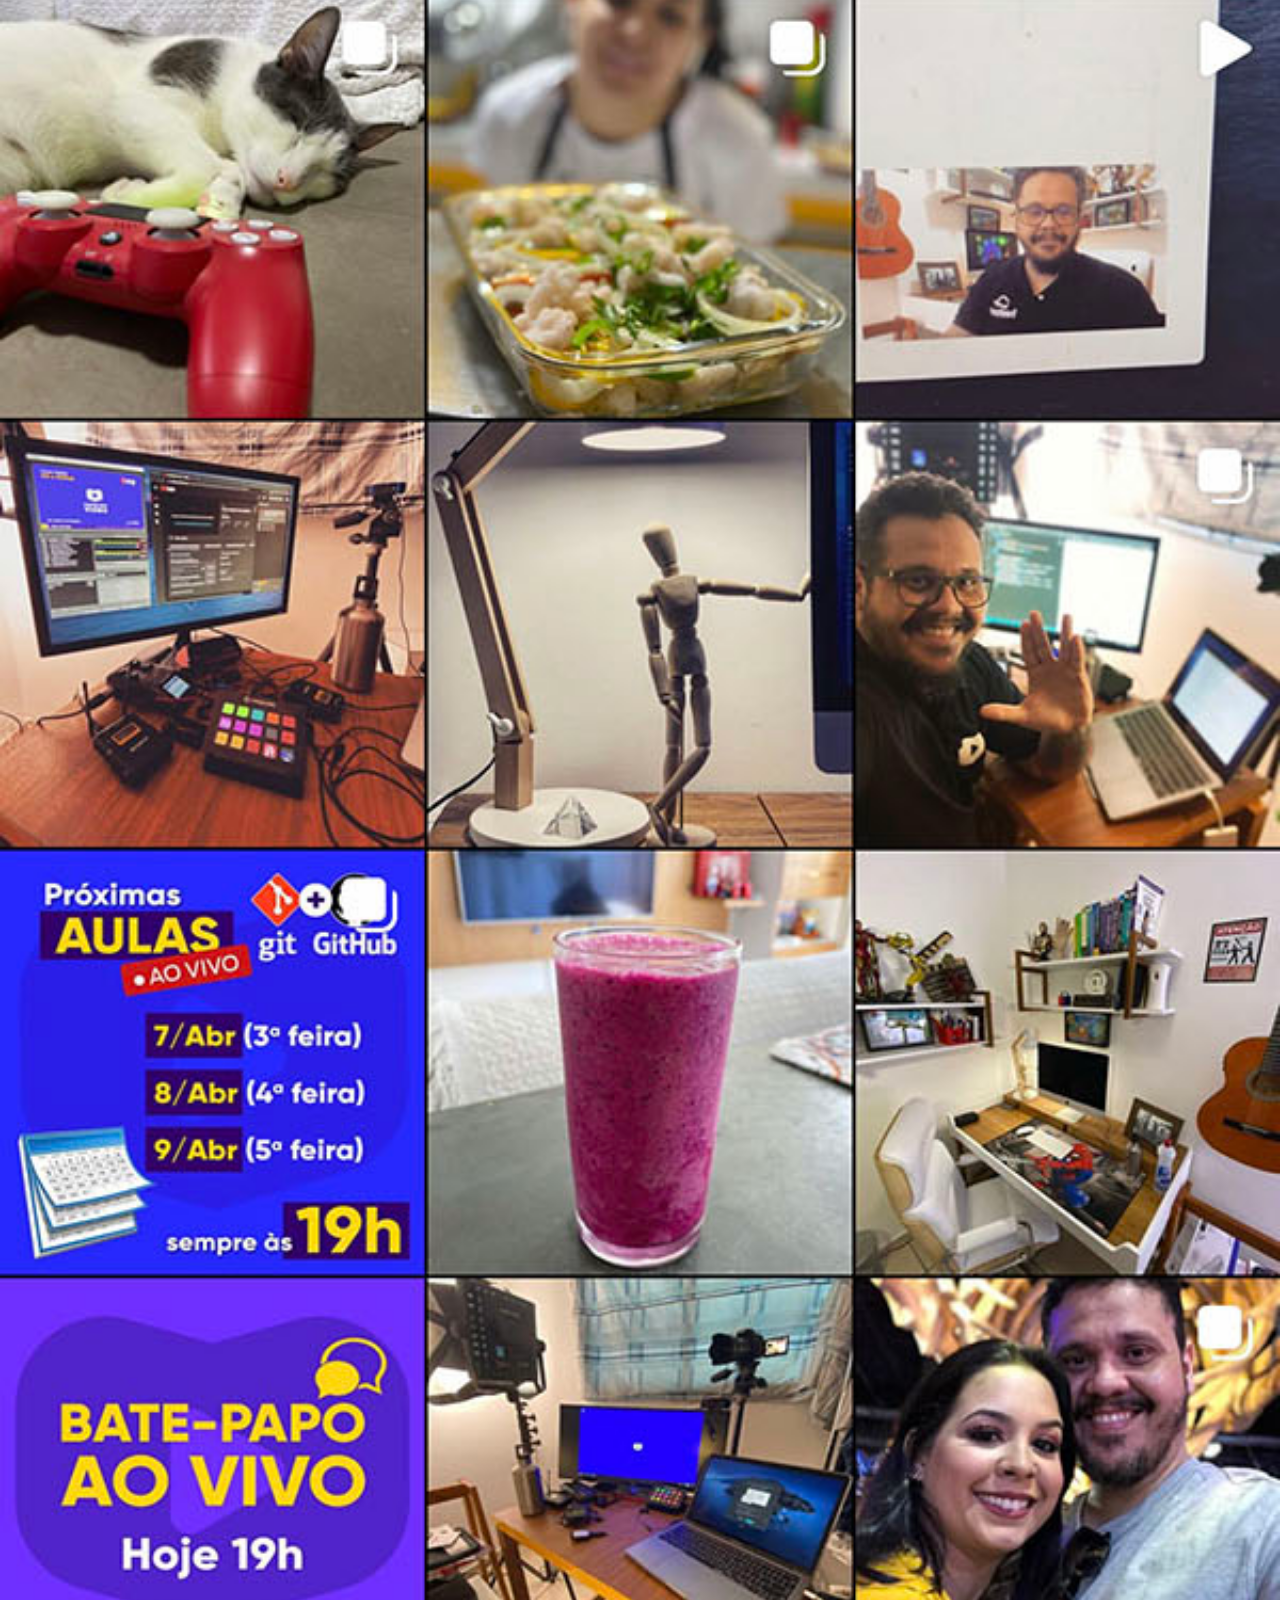
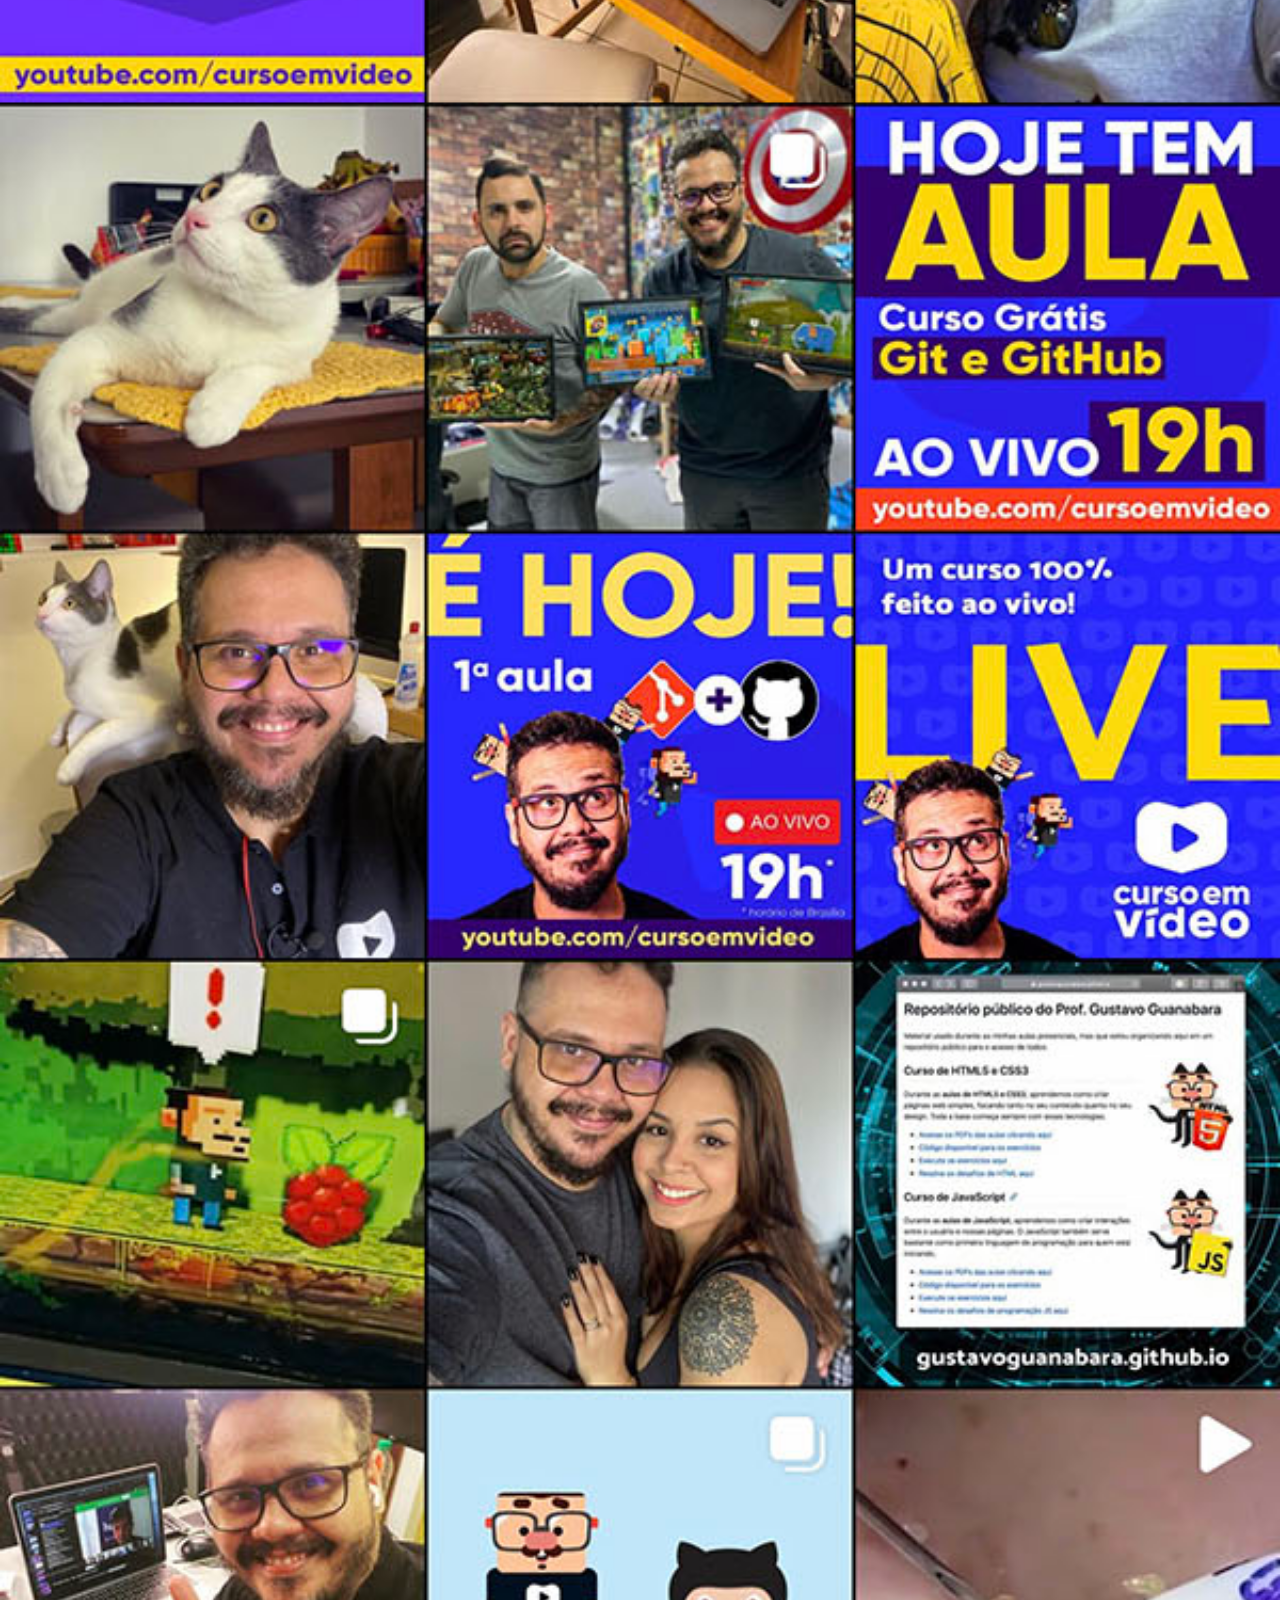
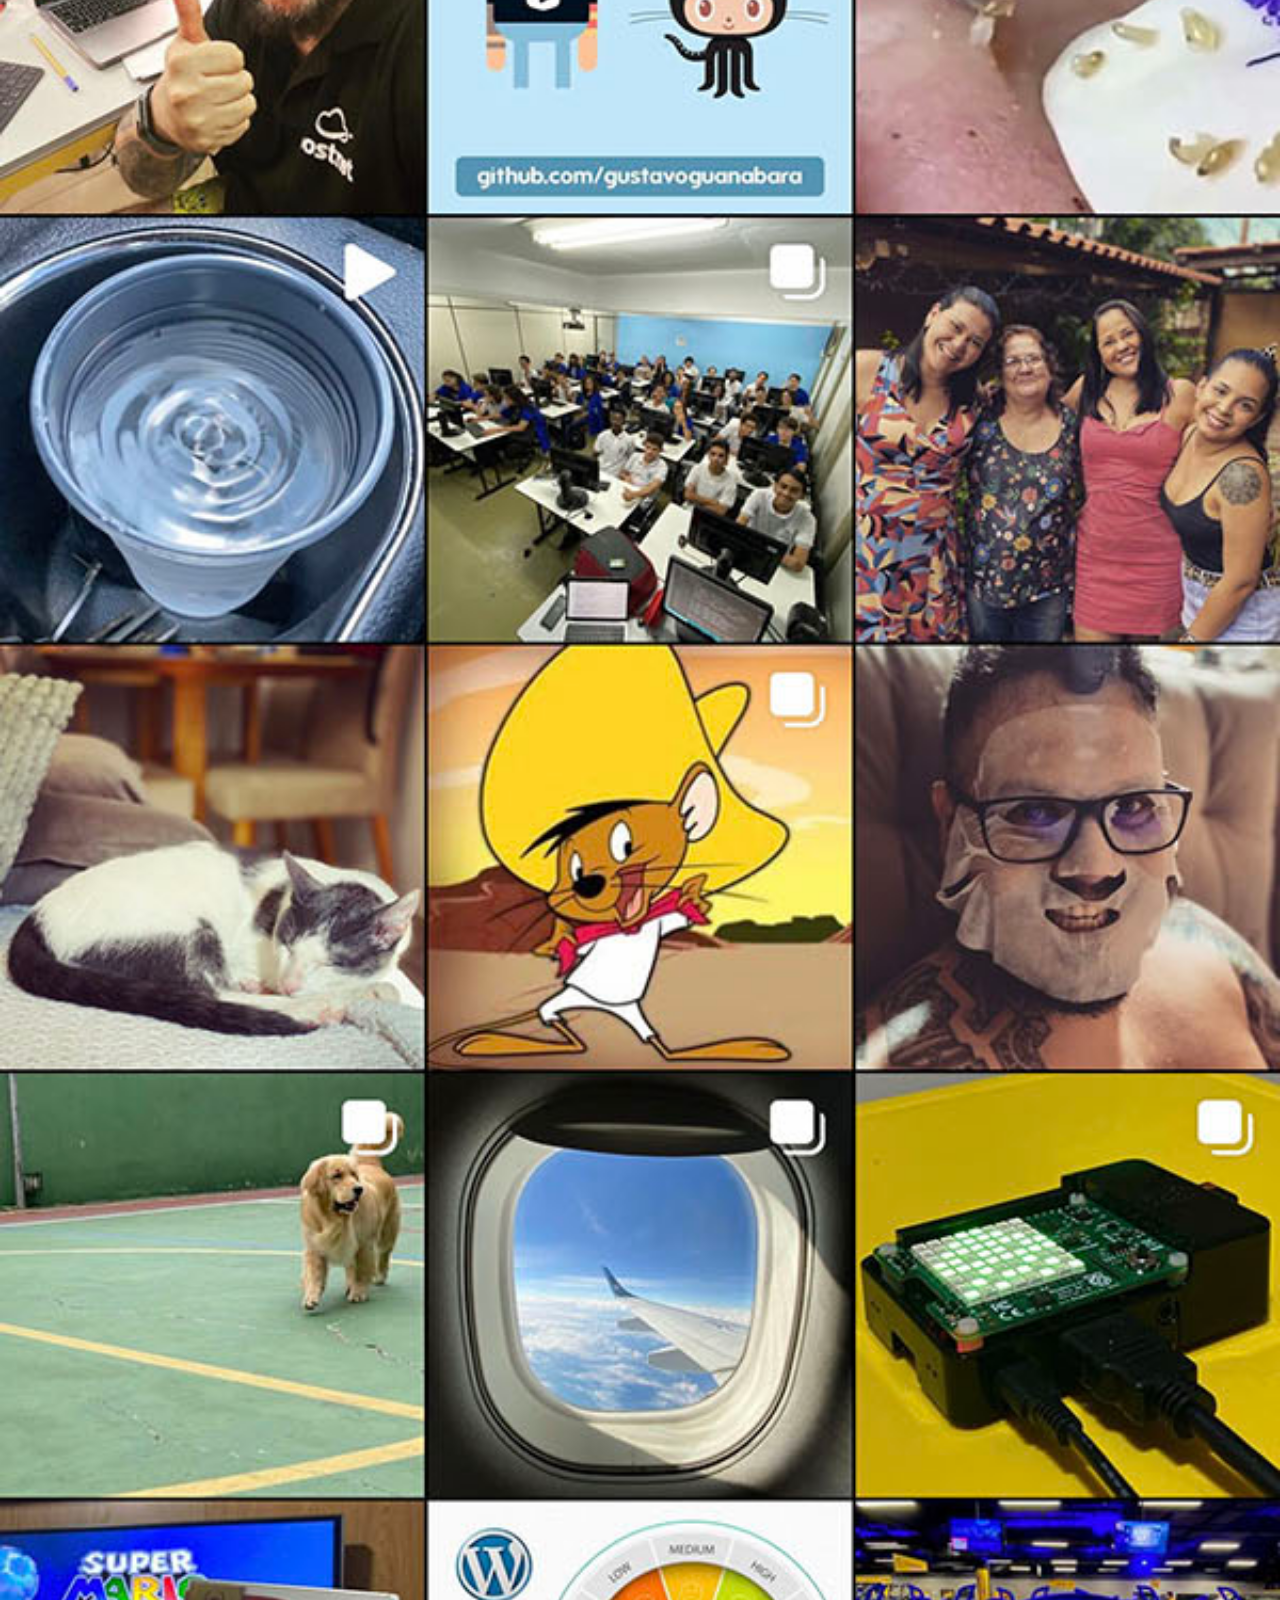
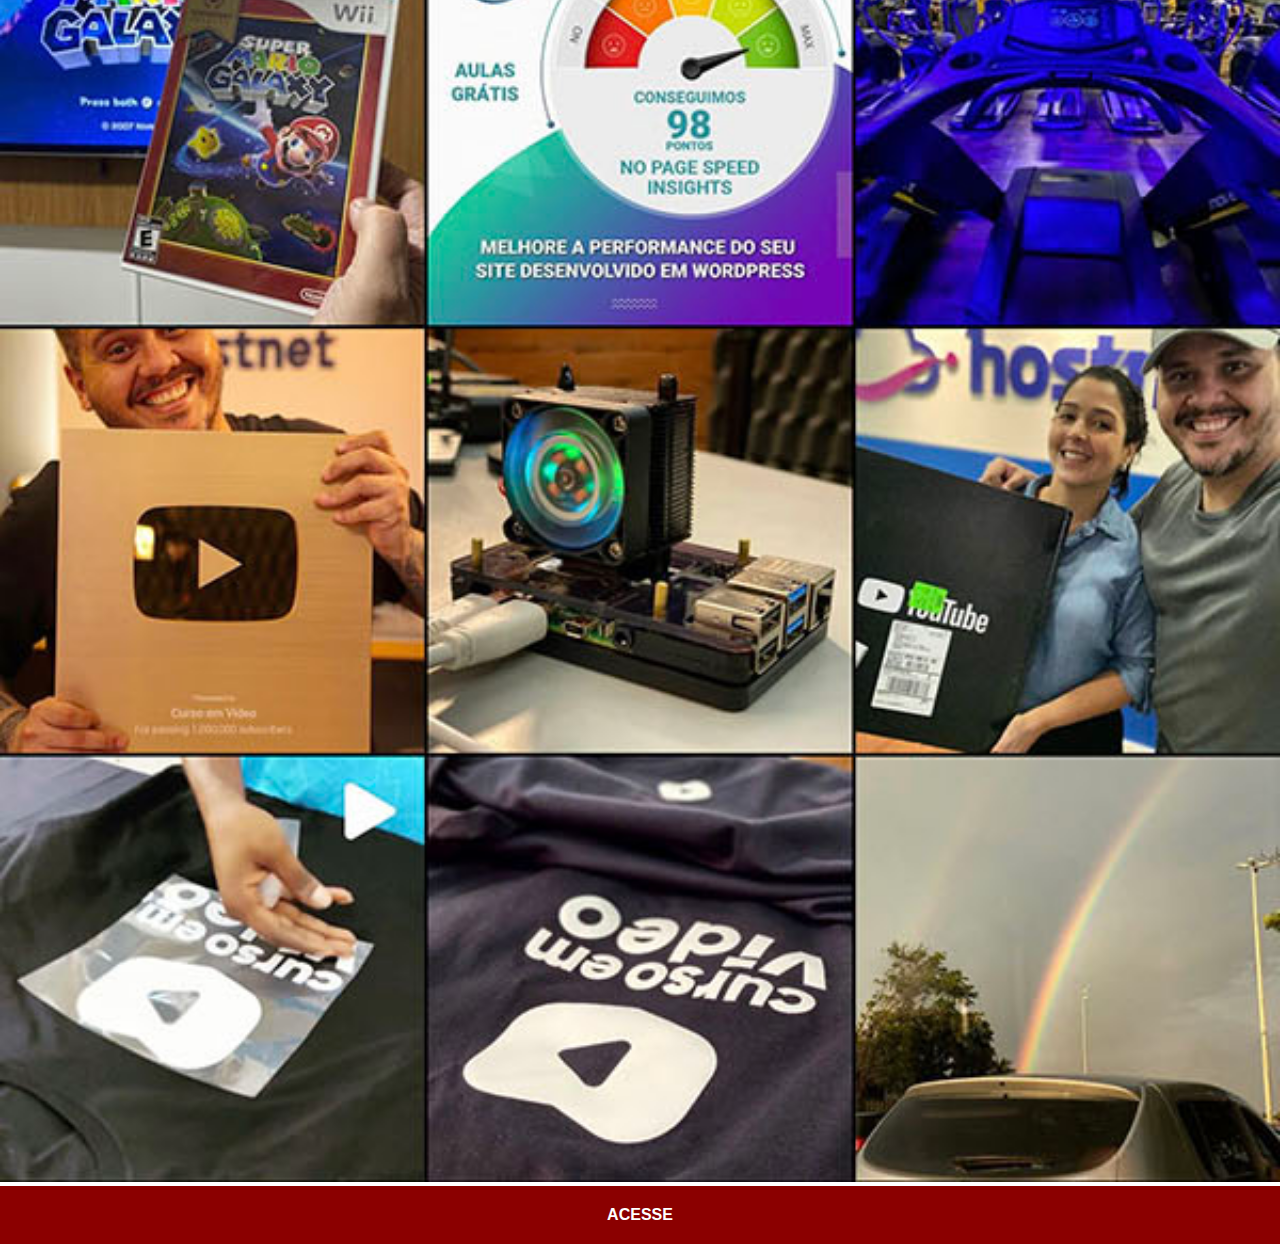
<file: instagram.html>
<!DOCTYPE html>
<html lang="pt-br">
<head>
    <meta charset="UTF-8">
    <meta http-equiv="X-UA-Compatible" content="IE=edge">
    <meta name="viewport" content="width=device-width, initial-scale=1.0">
    <title>Github</title>
    <link rel="stylesheet" href="social.css">
</head>
<body>
    <img src="imagens/tela-instagram.jpg" alt="">
    <a href="#" target="_blank">ACESSE</a>
</body>
</html>
</file>
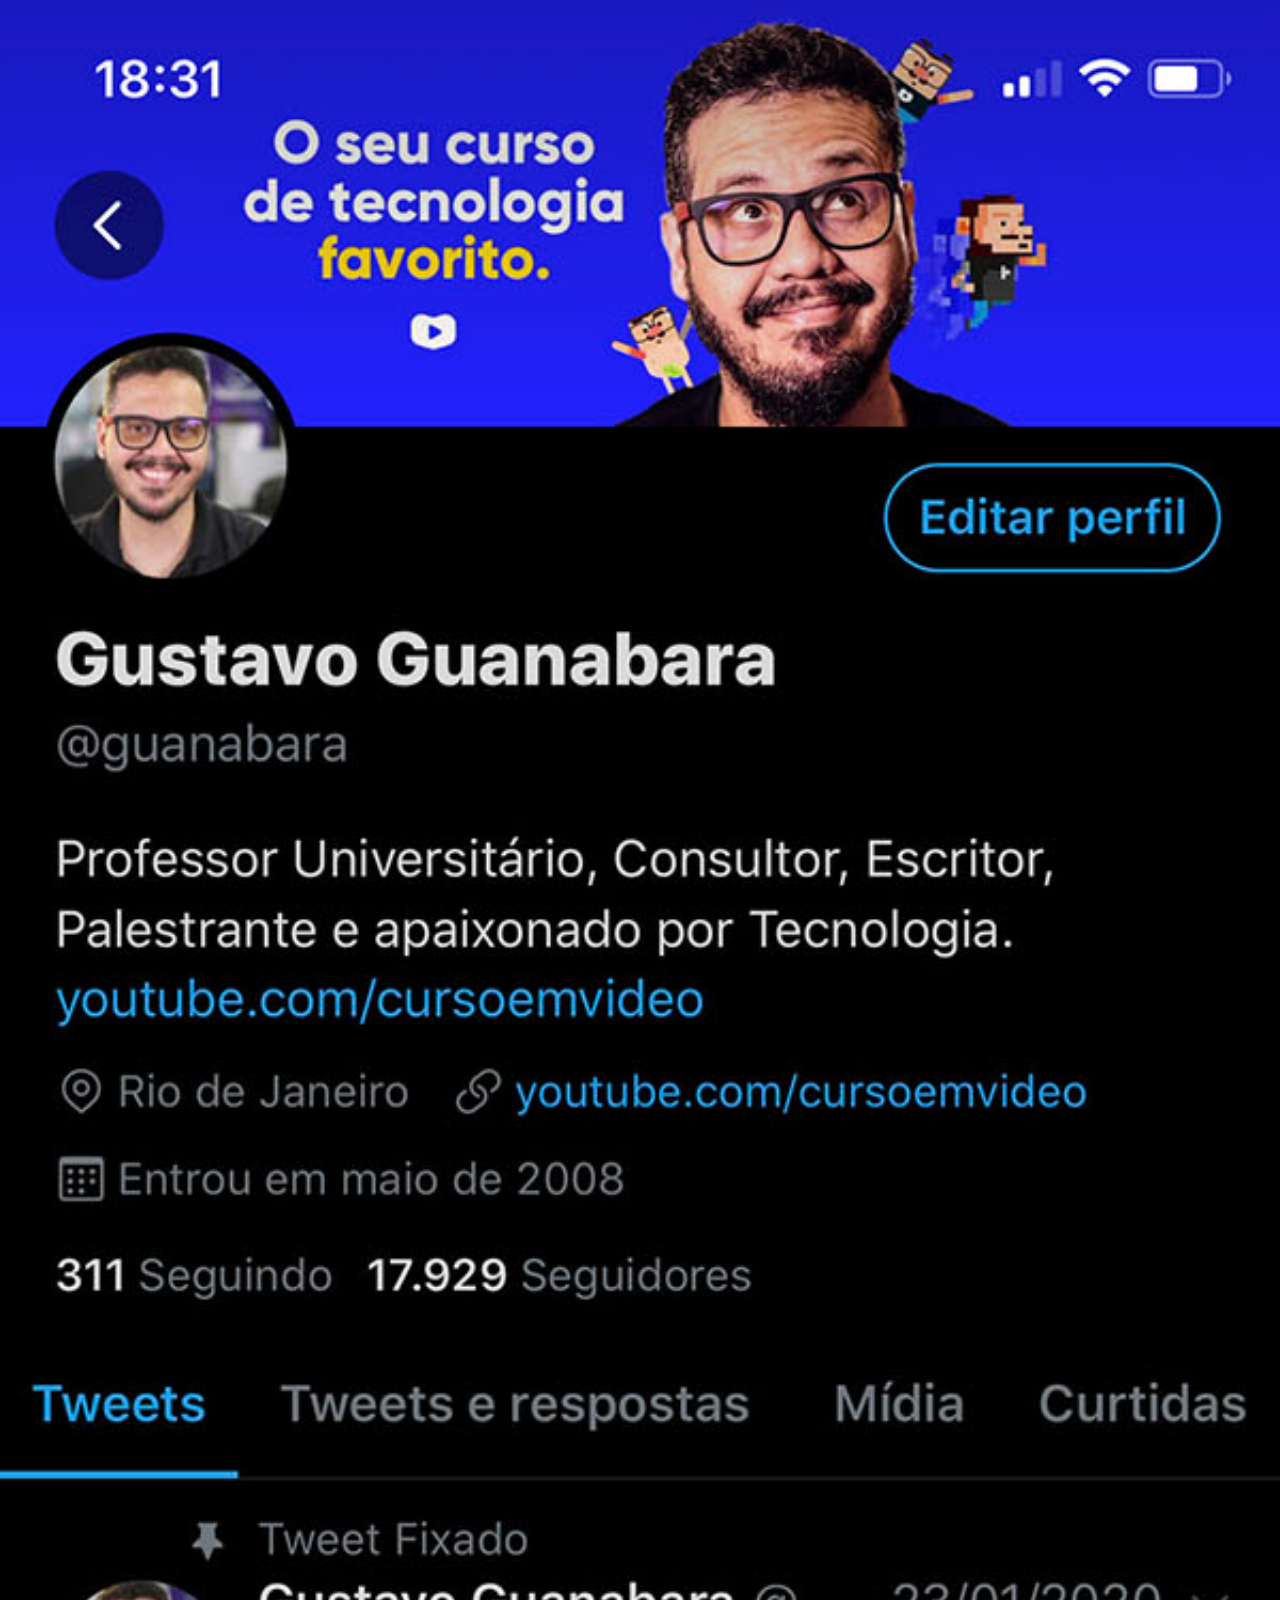
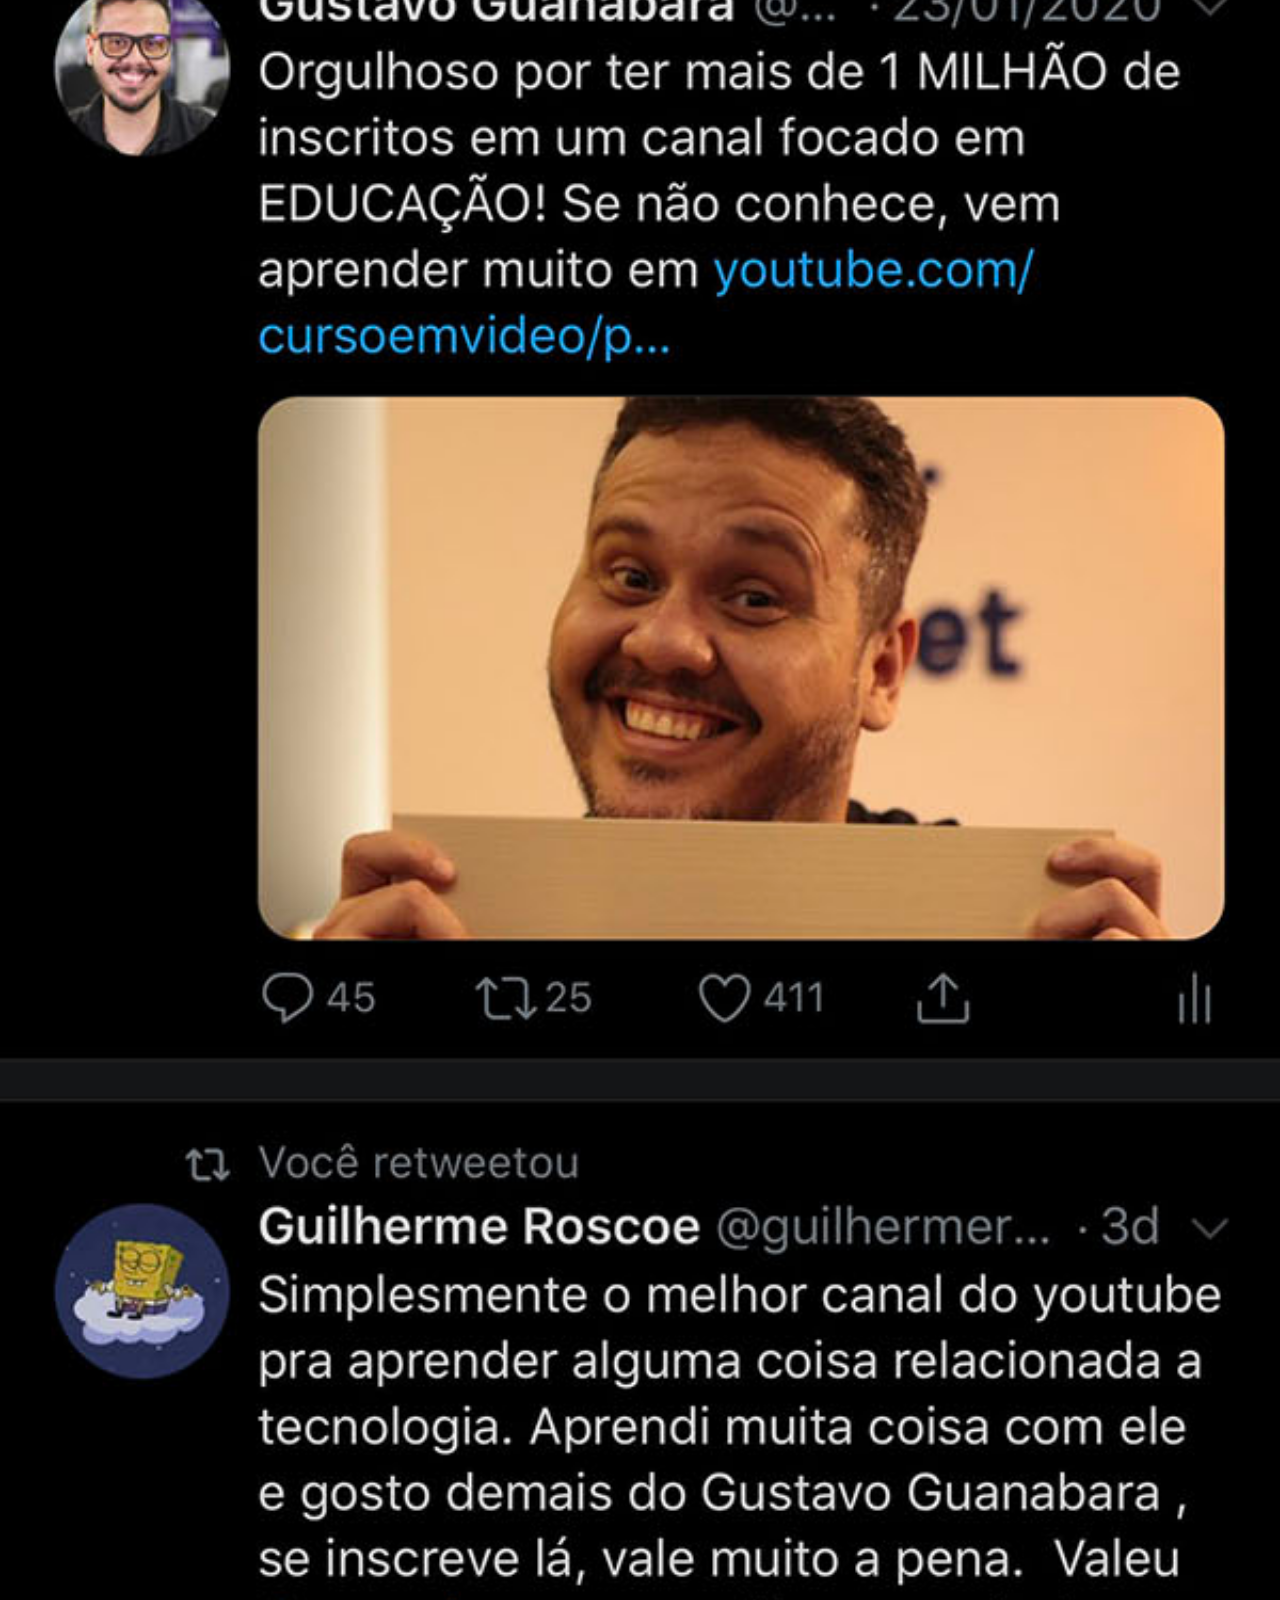
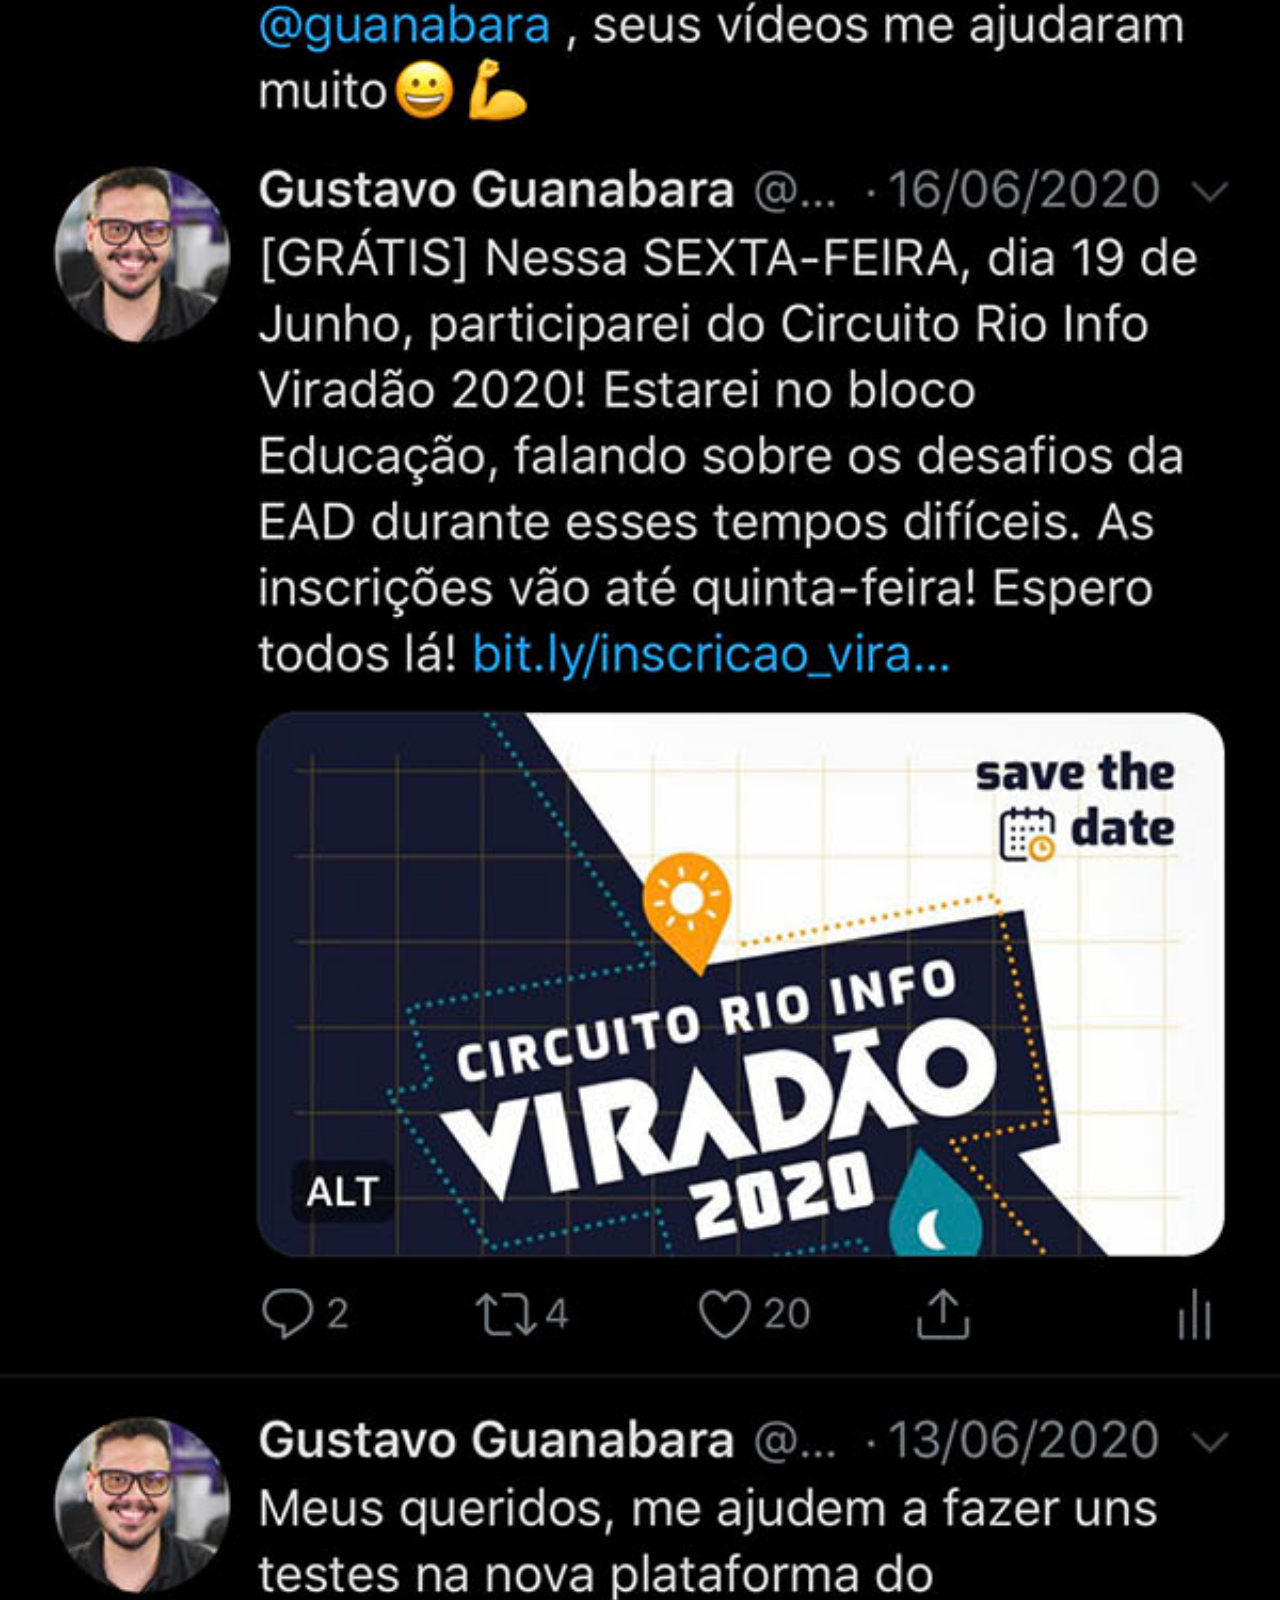
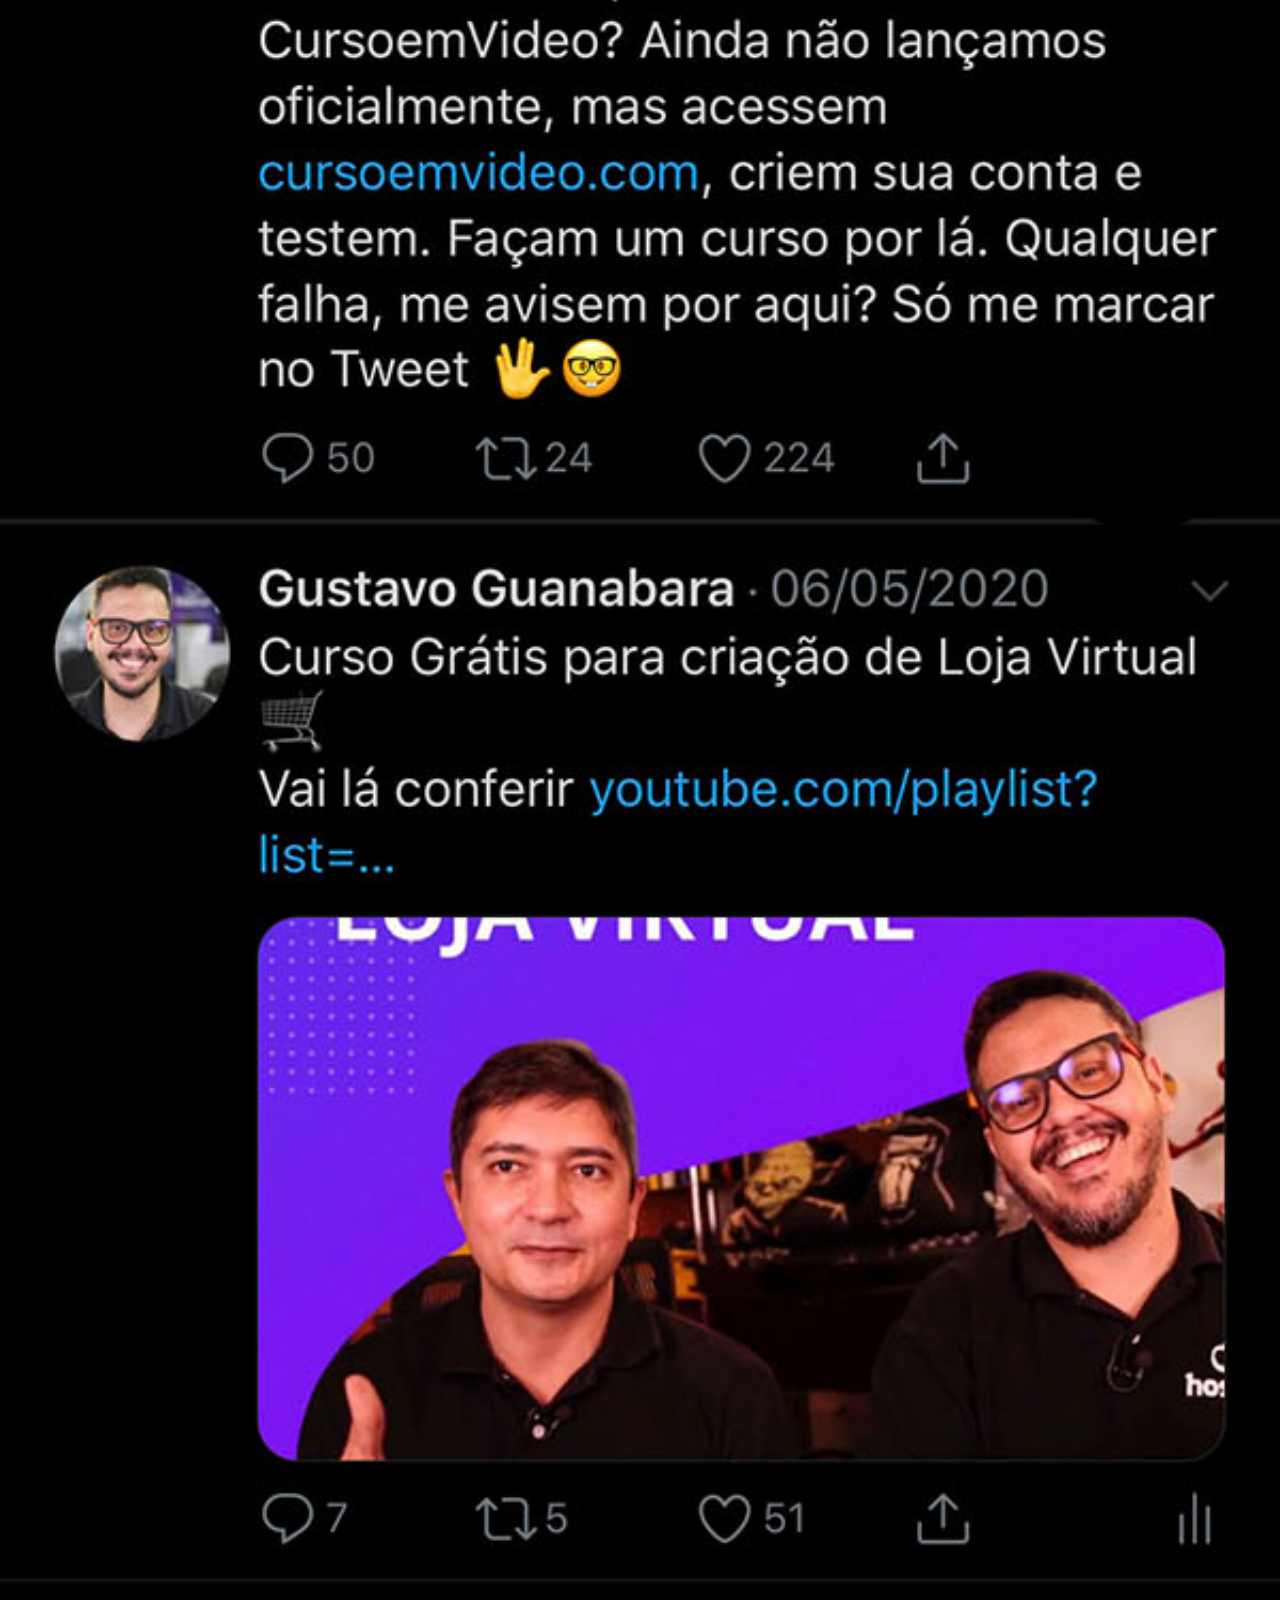
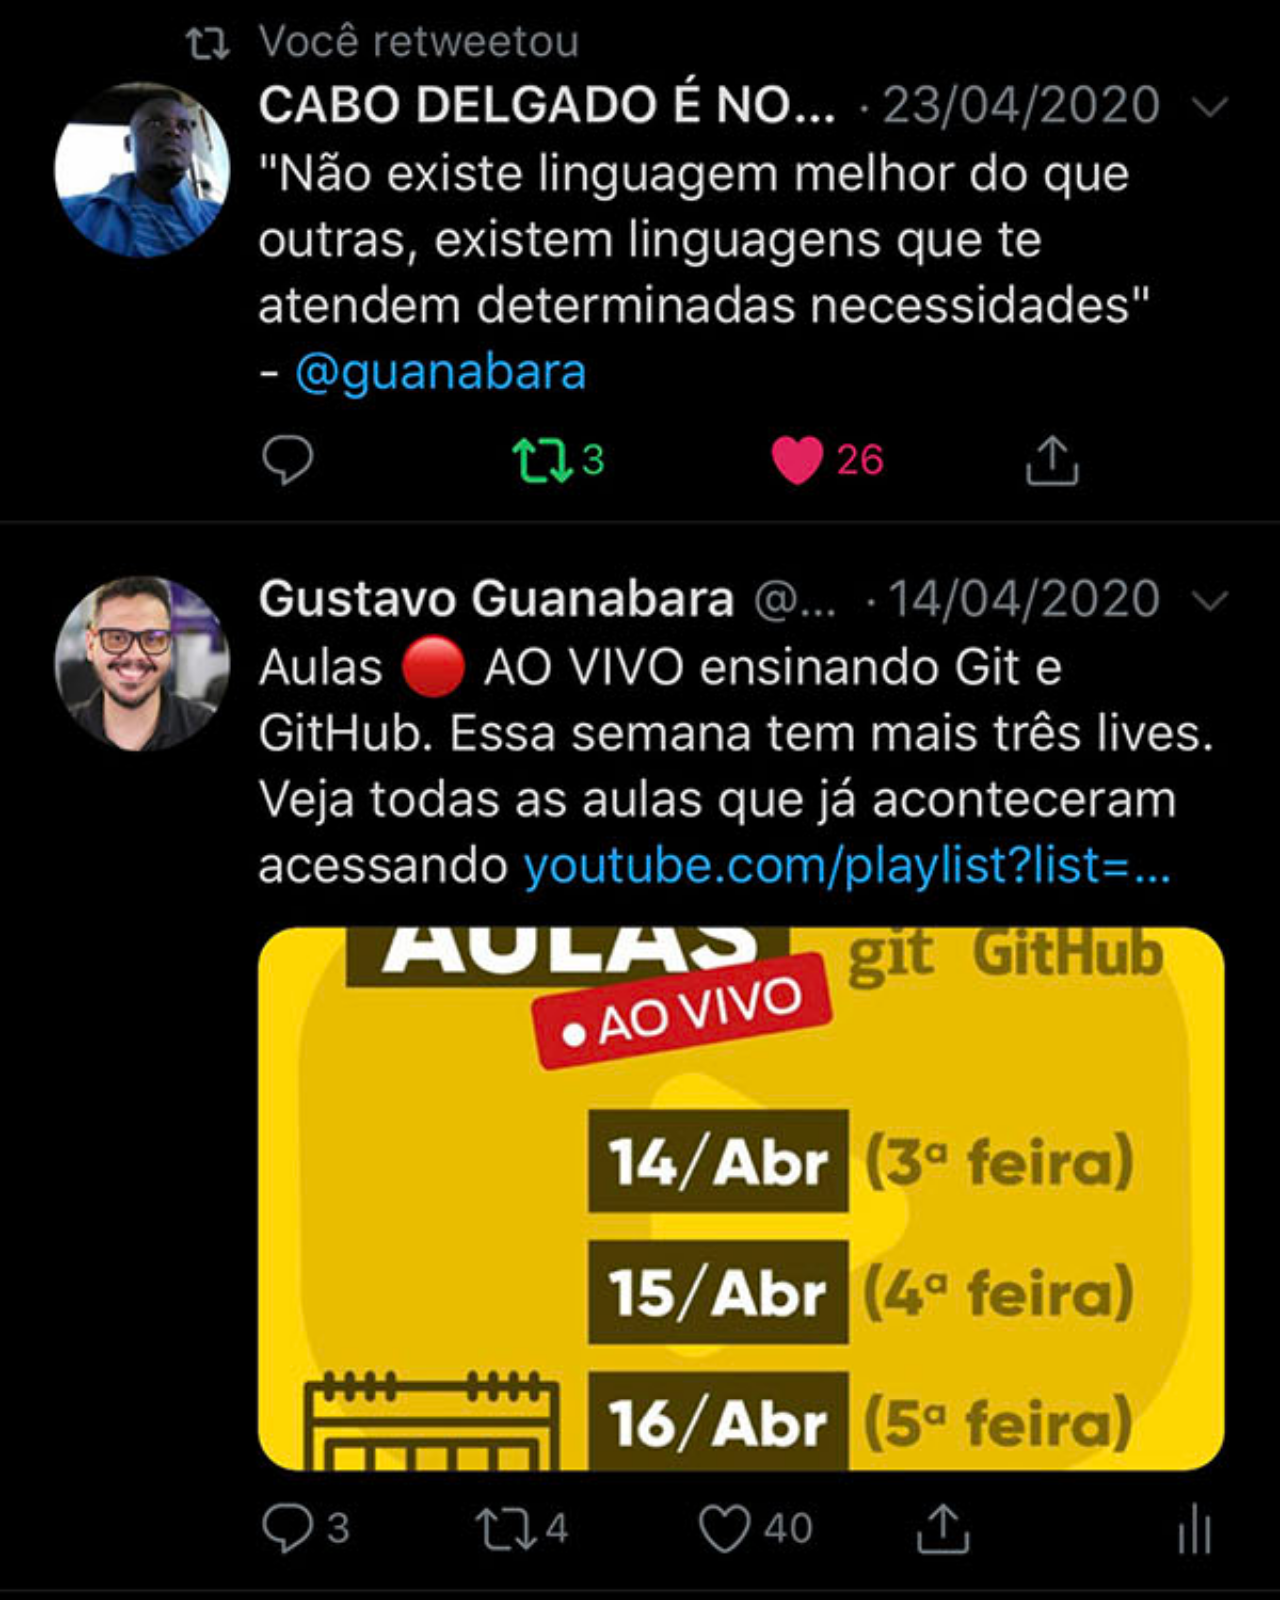
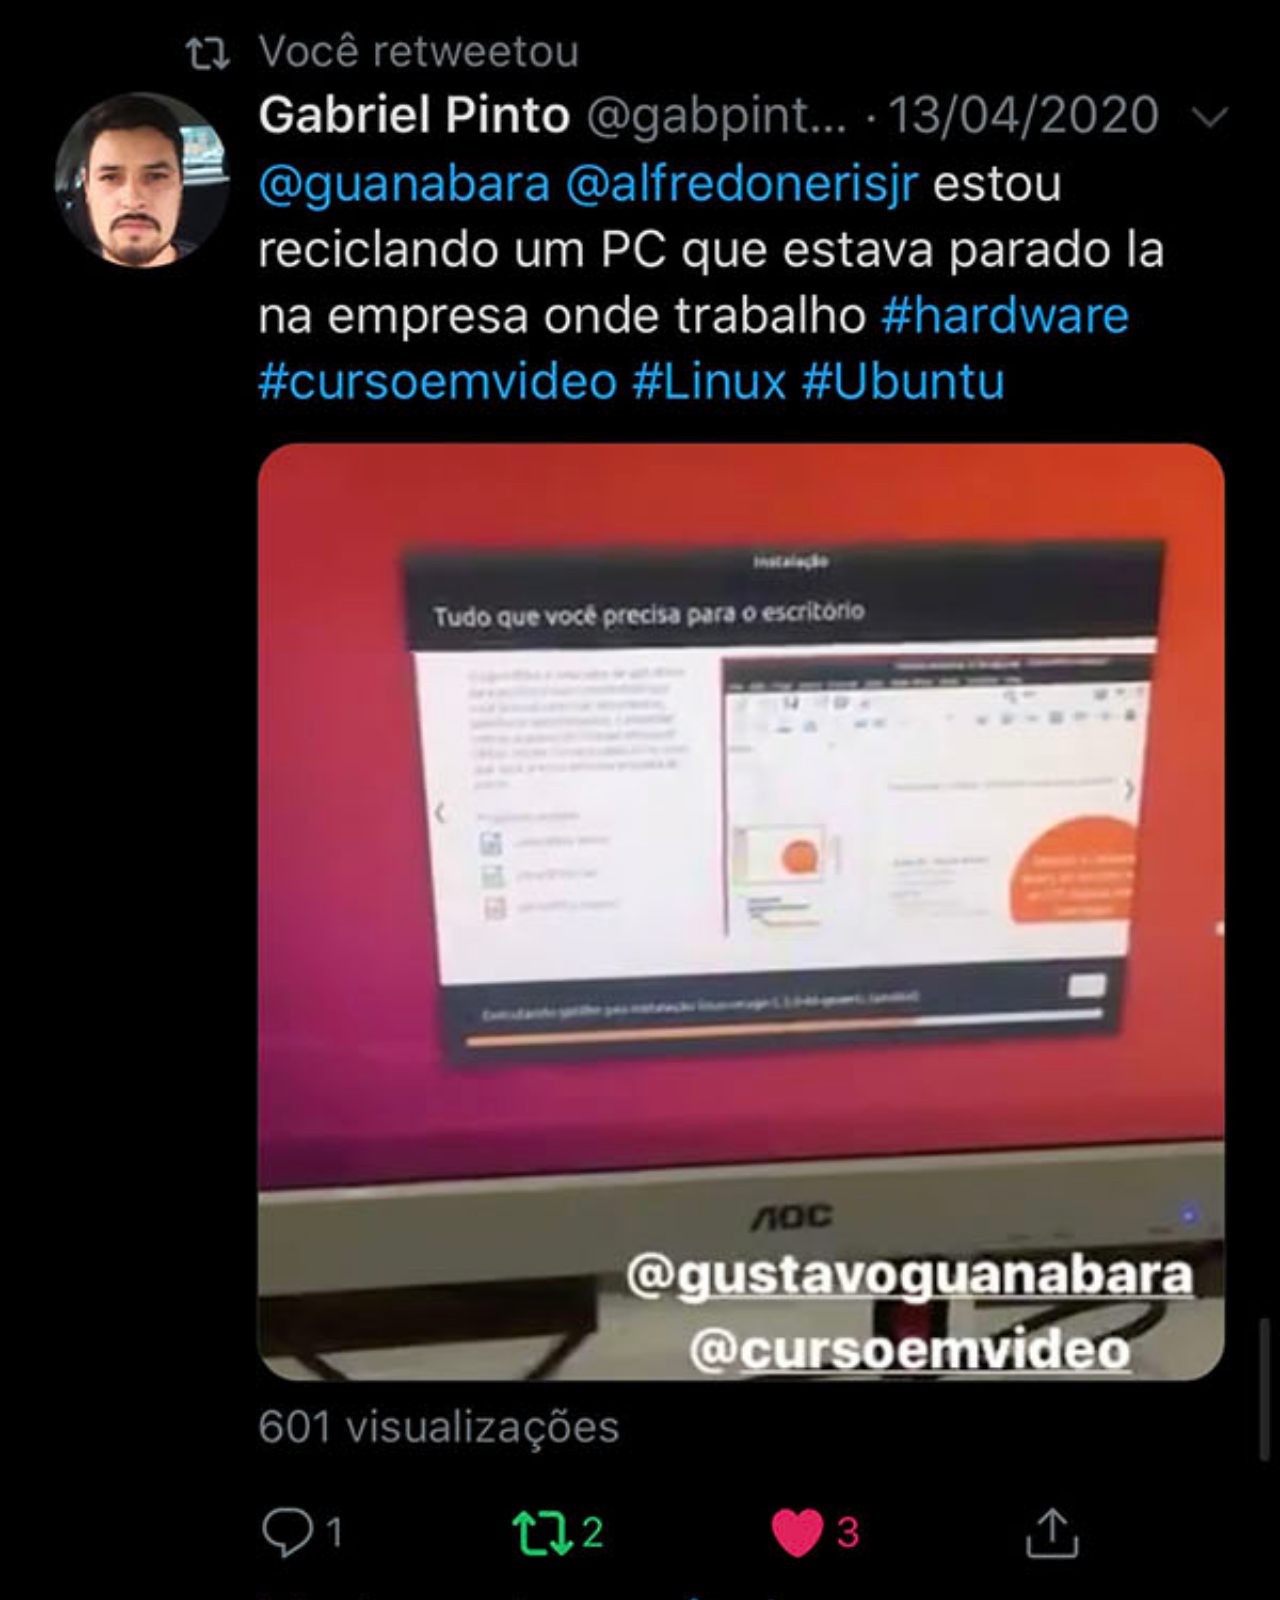
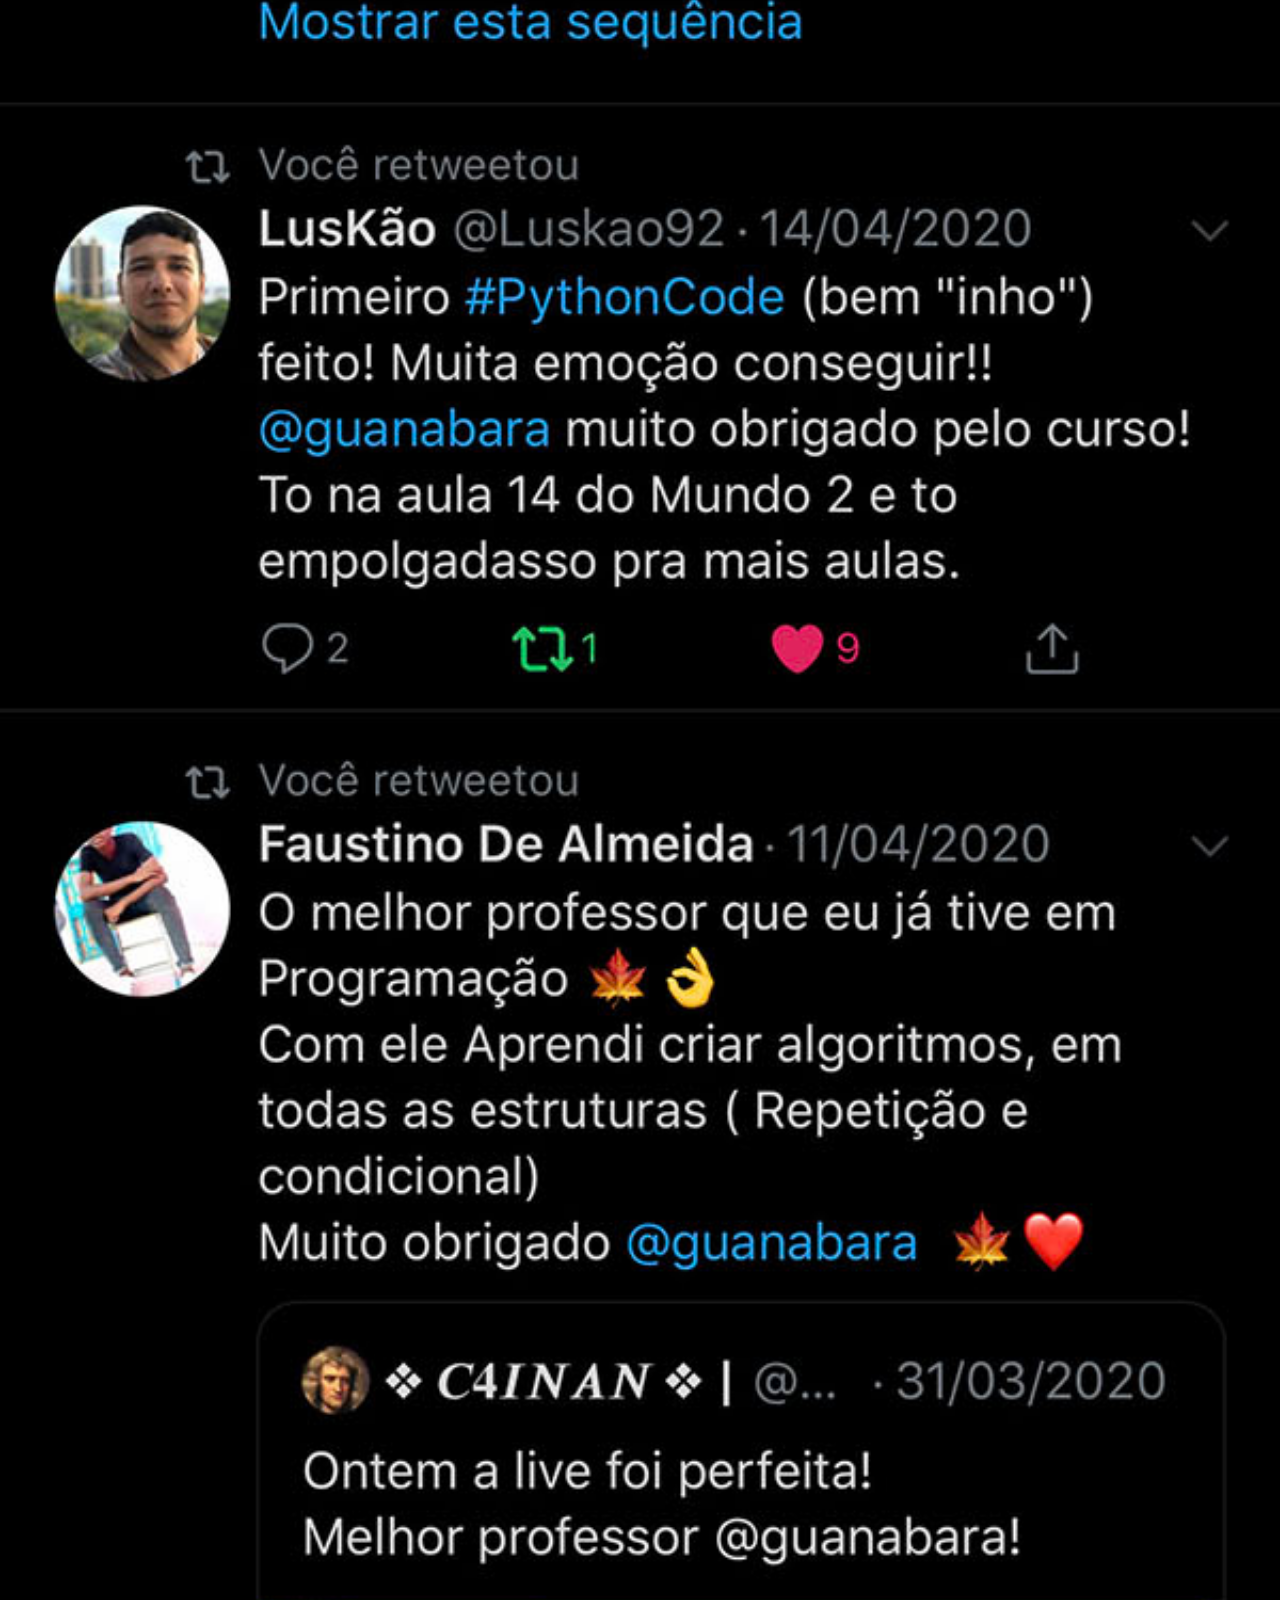
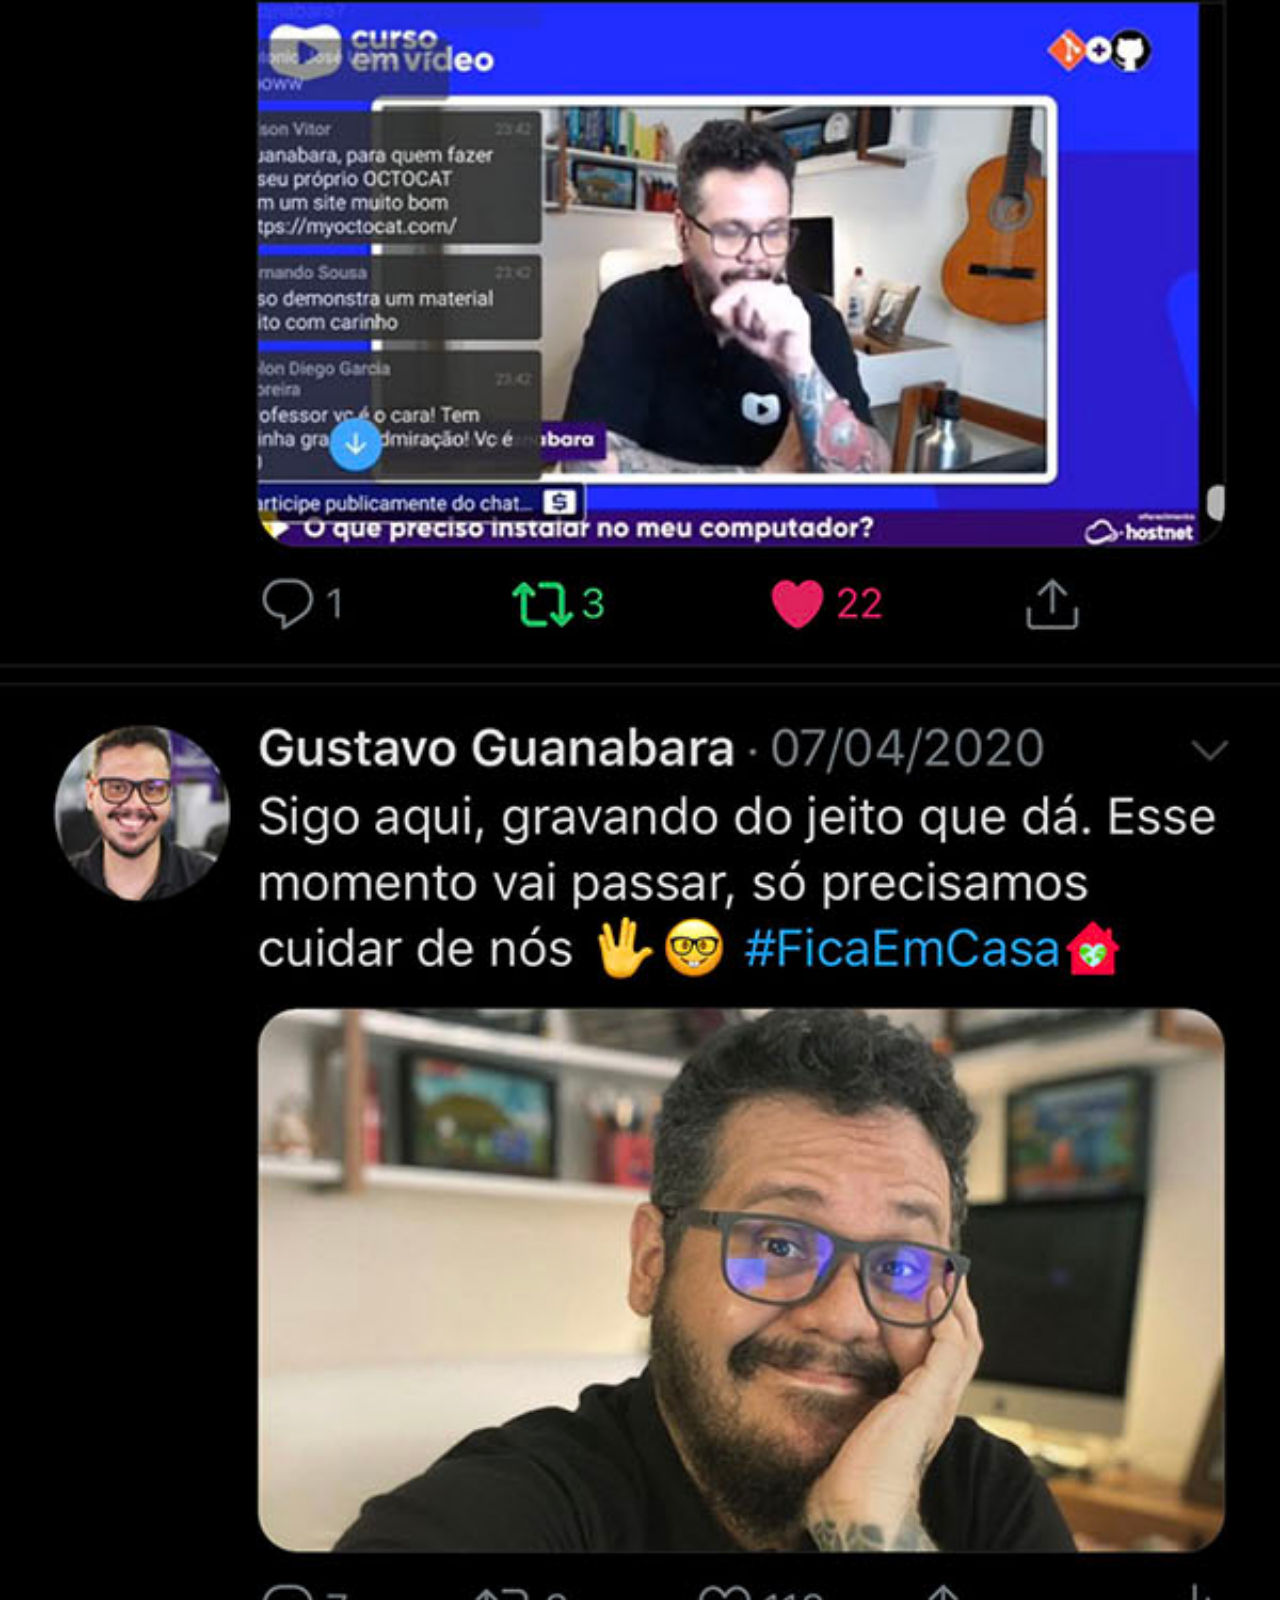
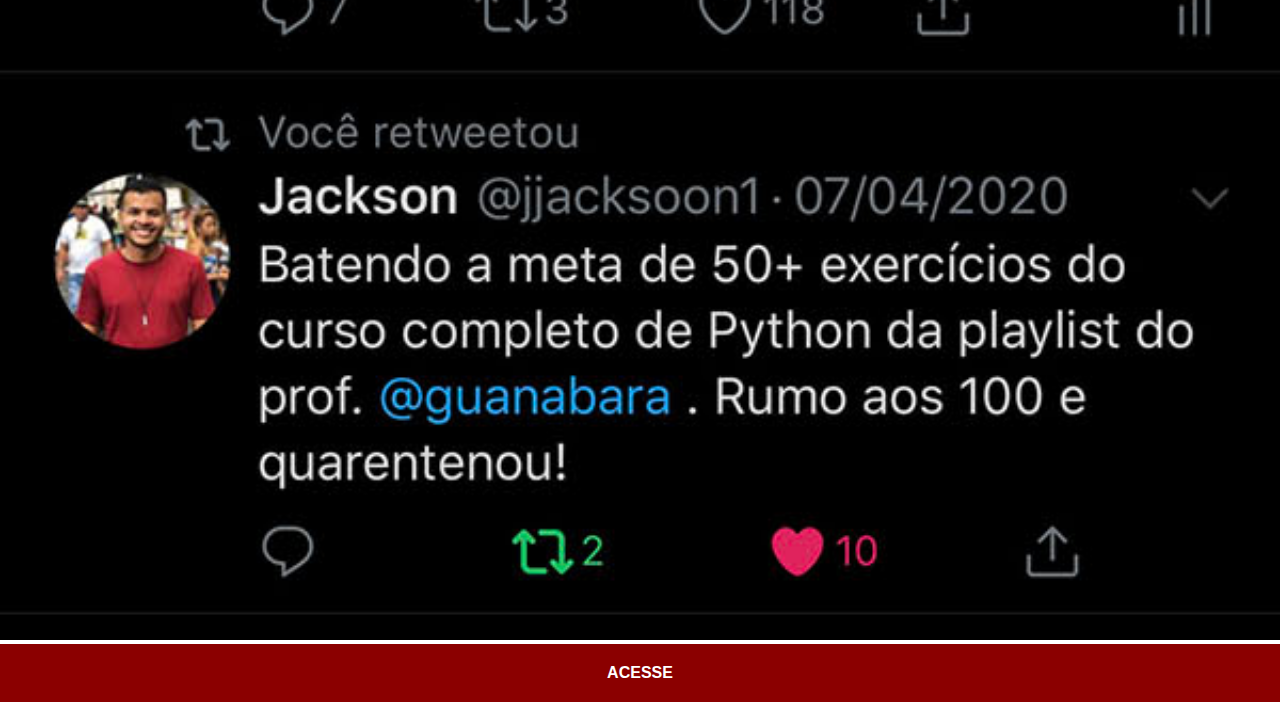
<file: twitter.html>
<!DOCTYPE html>
<html lang="pt-br">
<head>
    <meta charset="UTF-8">
    <meta http-equiv="X-UA-Compatible" content="IE=edge">
    <meta name="viewport" content="width=device-width, initial-scale=1.0">
    <title>Github</title>
    <link rel="stylesheet" href="social.css">
</head>
<body>
    <img src="imagens/tela-twitter.jpg" alt="">
    <a href="#" target="_blank">ACESSE</a>
</body>
</html>
</file>
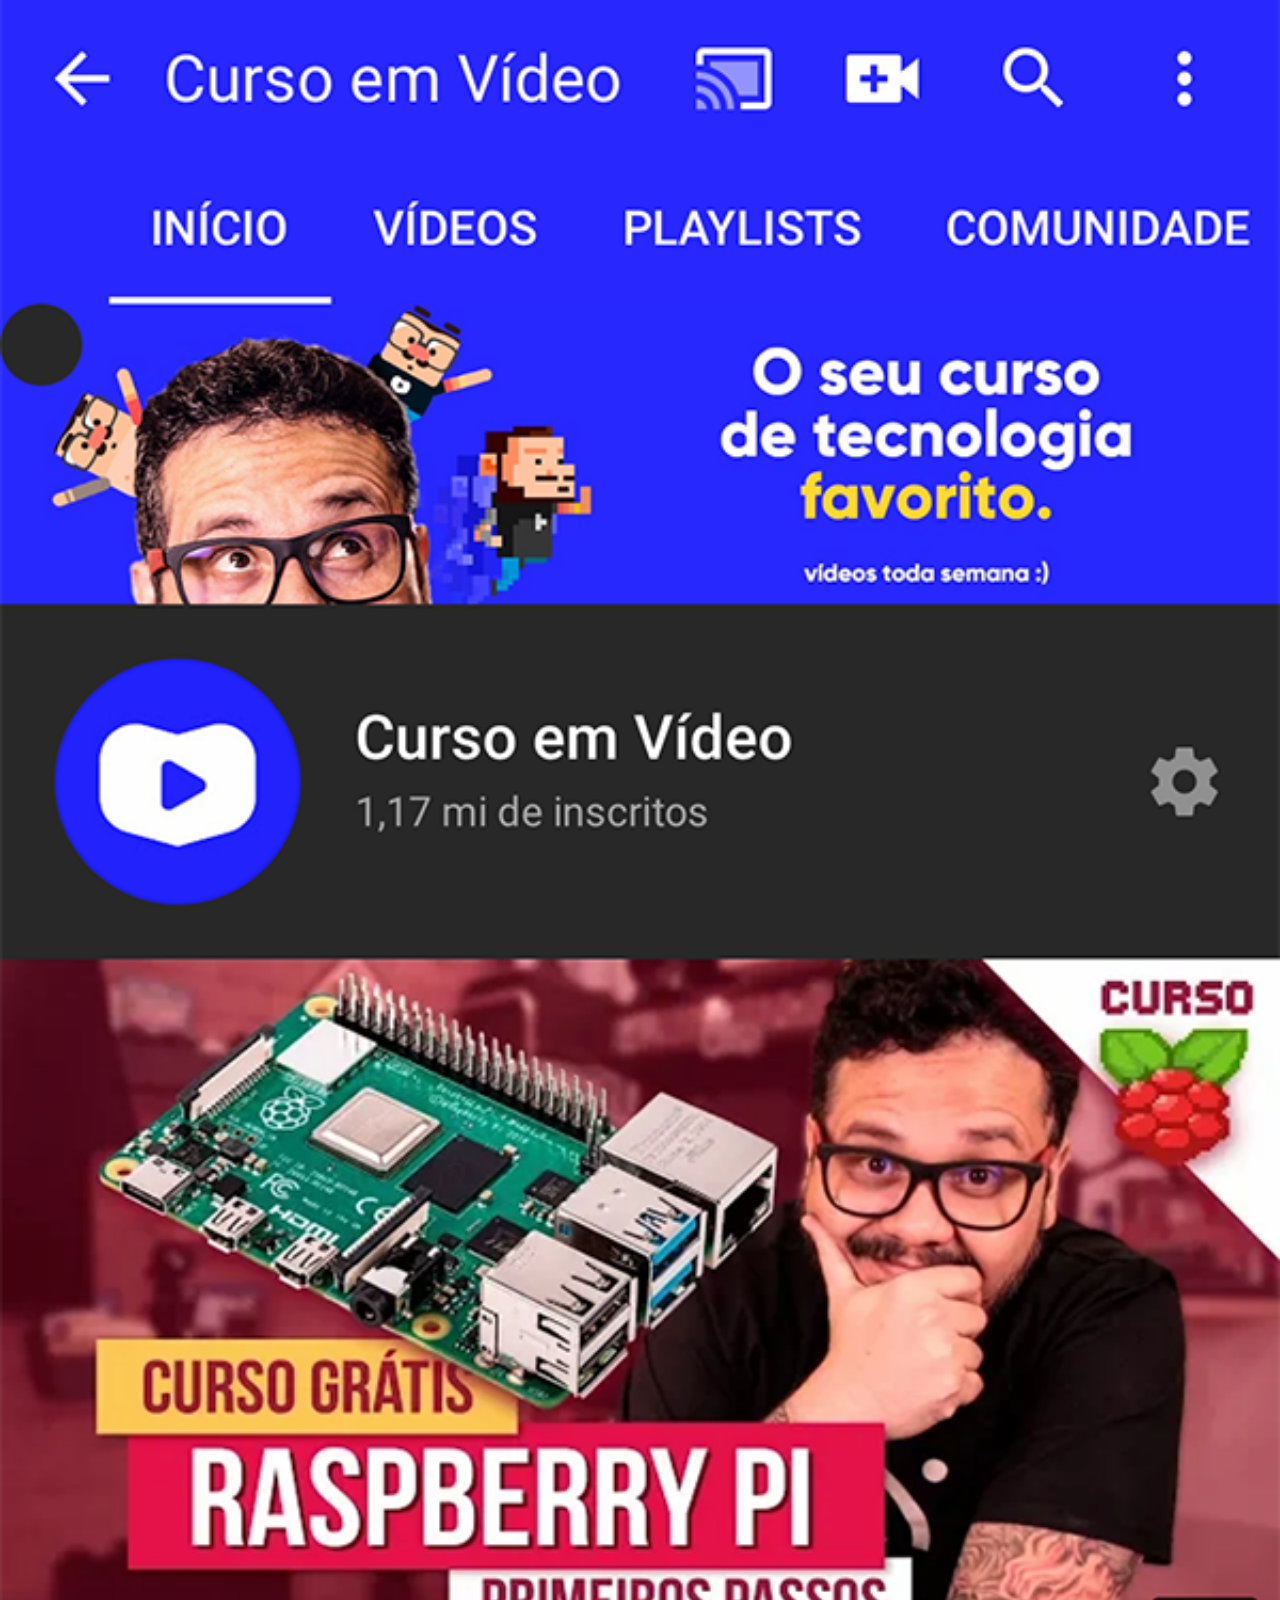
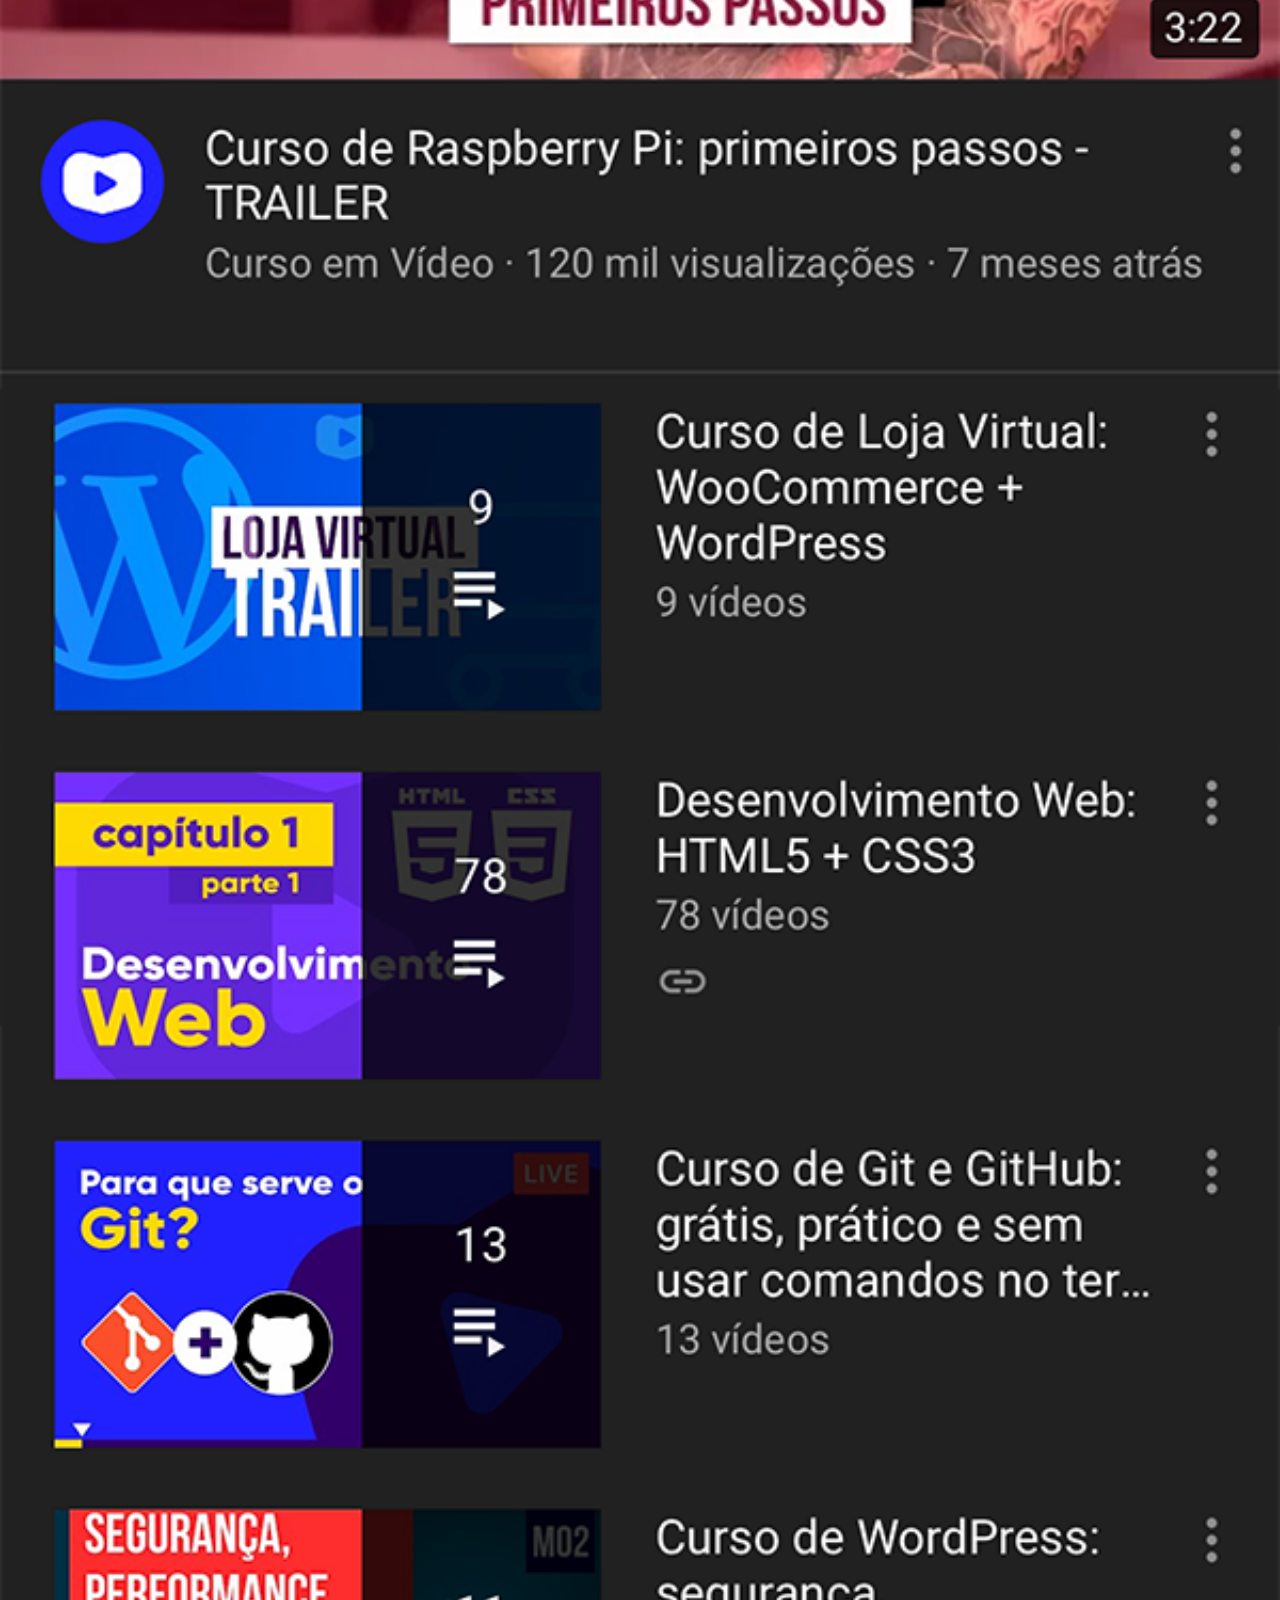
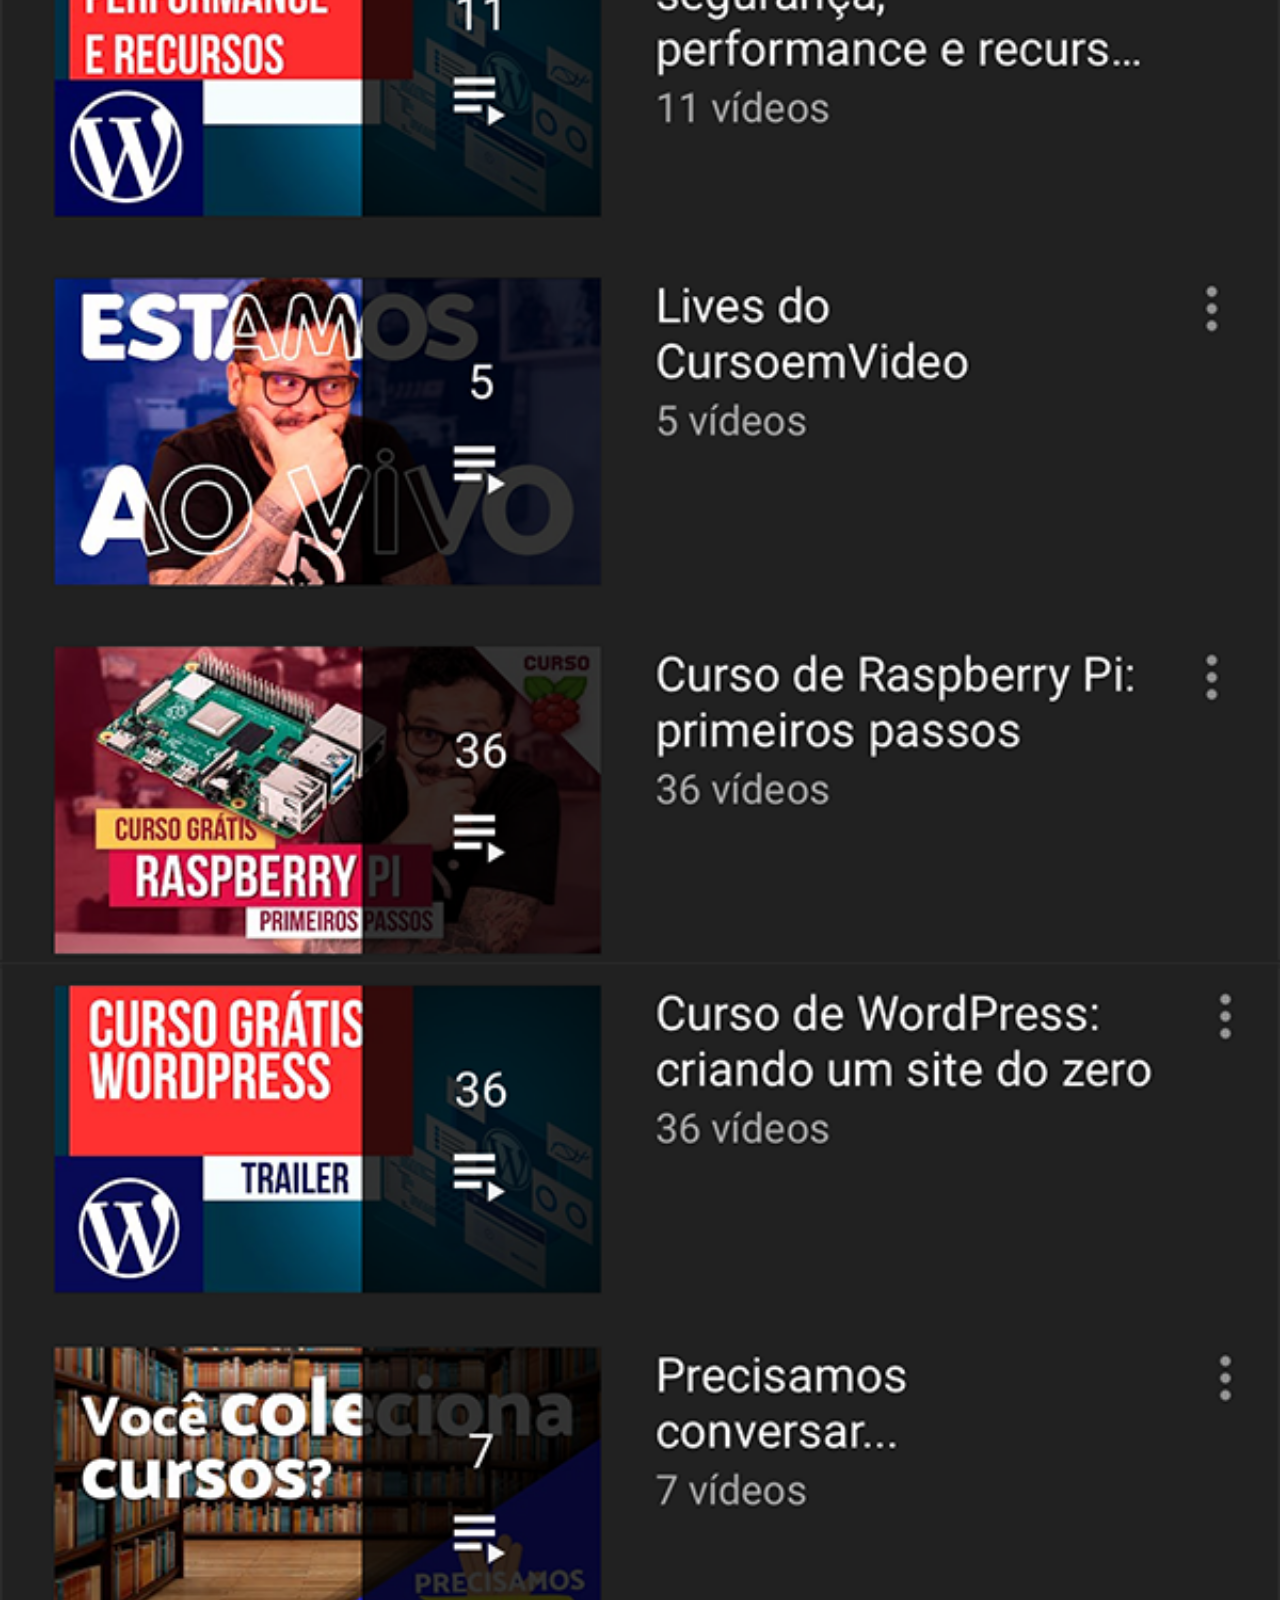
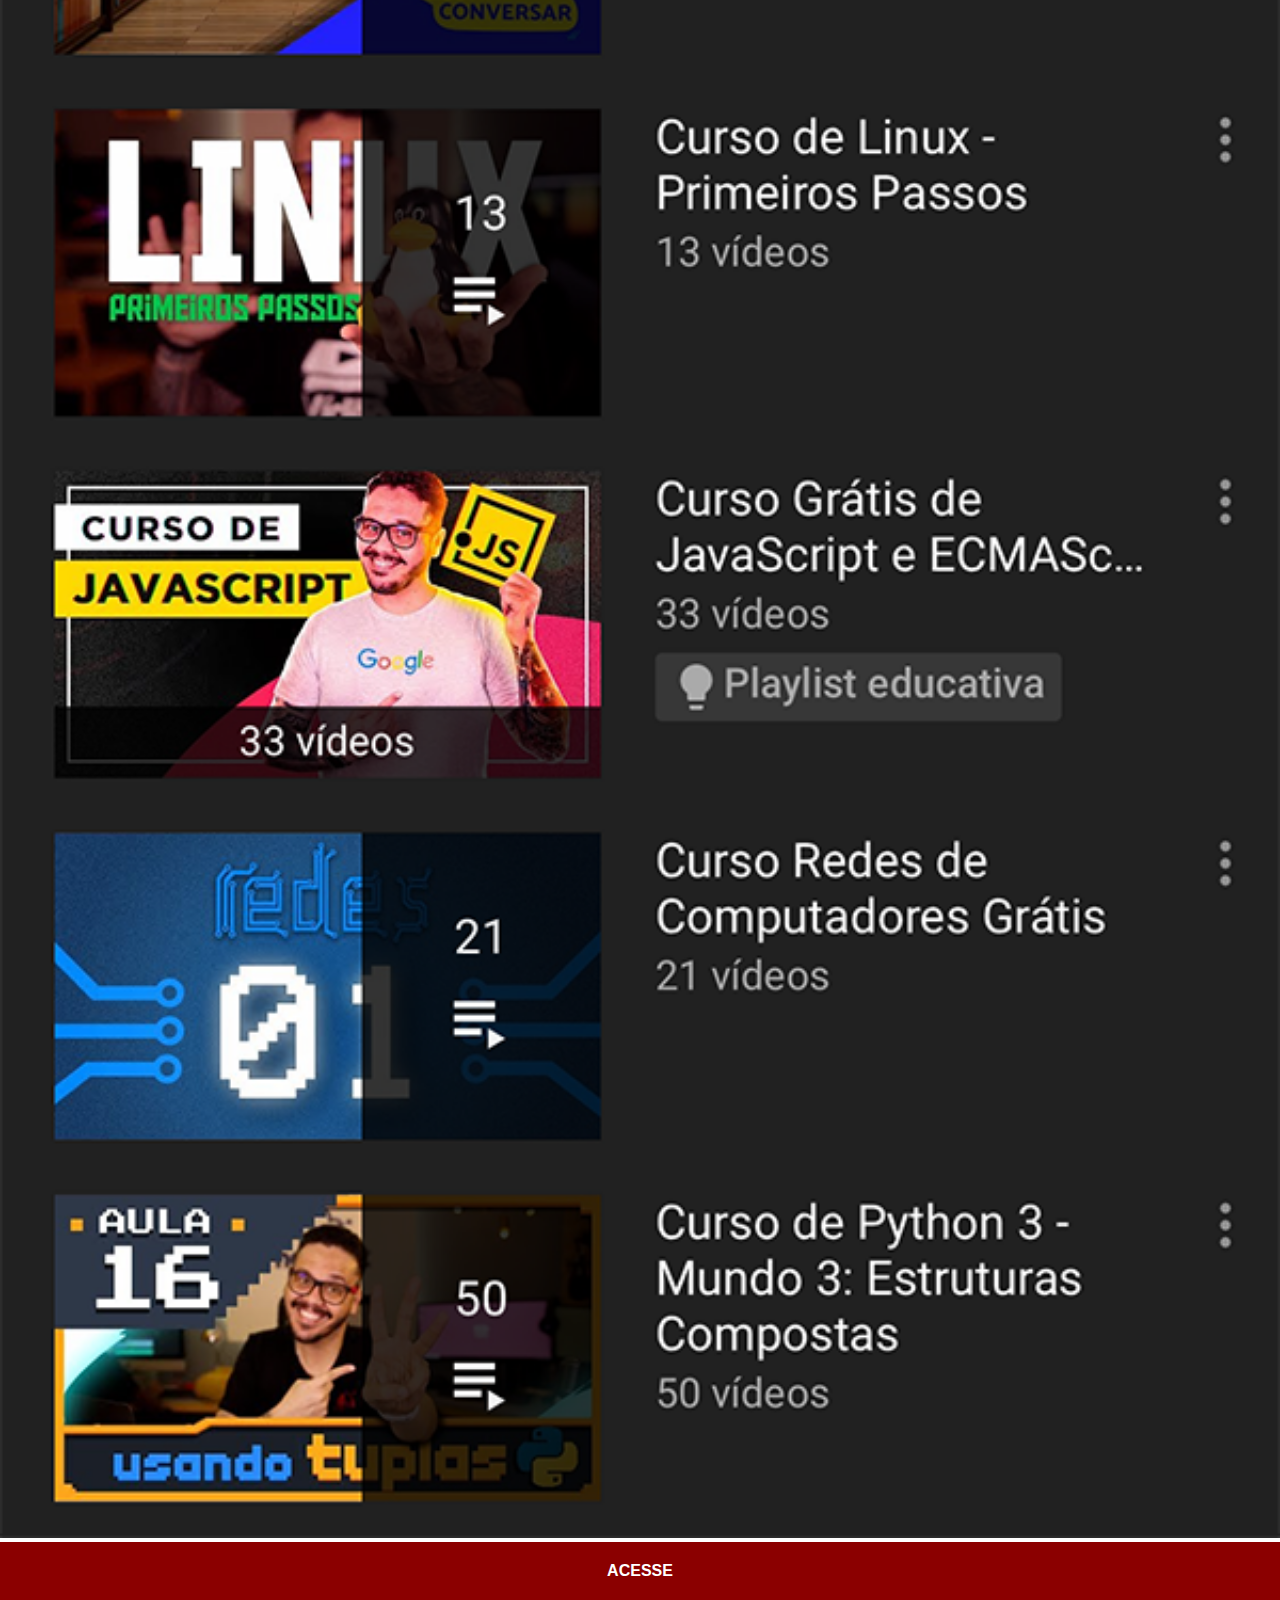
<file: youtube.html>
<!DOCTYPE html>
<html lang="pt-br">
<head>
    <meta charset="UTF-8">
    <meta http-equiv="X-UA-Compatible" content="IE=edge">
    <meta name="viewport" content="width=device-width, initial-scale=1.0">
    <title>Document</title>
    <link rel="stylesheet" href="social.css">
    
</head>
<body>
    <img src="imagens/tela-youtube.png" alt="youtube">
    <a href="https://www.youtube.com/watch?v=8mei6uVttho&list=PLHz_AreHm4dmSj0MHol_aoNYCSGFqvfXV" target="_blank">ACESSE</a>
</body>
</html>
</file>
<file: style.css>
@charset "UTF-8";

* {
    margin: 0px;
    padding: 0px;
    font-family: Arial, Helvetica, sans-serif;
}

html,body {

    height: 100vh;
    width: 100vw;
    background-color: black;
}

body {
    background-image: url(imagens/fundo-madeira.jpg);
    background-repeat: no-repeat;
    background-size: cover;
    background-attachment: fixed;
    background-position: top center;
    
   
}

main {
    height: 100vh;
    position: relative;
    
}

section#telefone {
    position: absolute;
    top: 50%;
    left: 50%;
    transform: translate(-50%,-50%);
    height: 627px;
    width: 311px;
    background-color: blue;
    background: url(imagens/frame-iphone.png) no-repeat;
}

iframe#tela {
    position: relative;
    top: 80px;
    left: 22px;
    width: 269px;
    height: 471px;
}
</file>
<file: social.css>
@charset "UTF-8";

* {

    margin: 0px;
    padding: 0px;
    font-family: Arial, Helvetica, sans-serif;
 }

 ::-webkit-scrollbar {
    width: 0px;
    height: 0px;
 }
 img {
        width: 100vw;

 }
 
 a {
      display: block;
      background-color: darkred ;
      color: white;
      padding: 20px;
      text-align: center;
      font-weight: bolder;
      text-decoration: none;

 }
</file>
